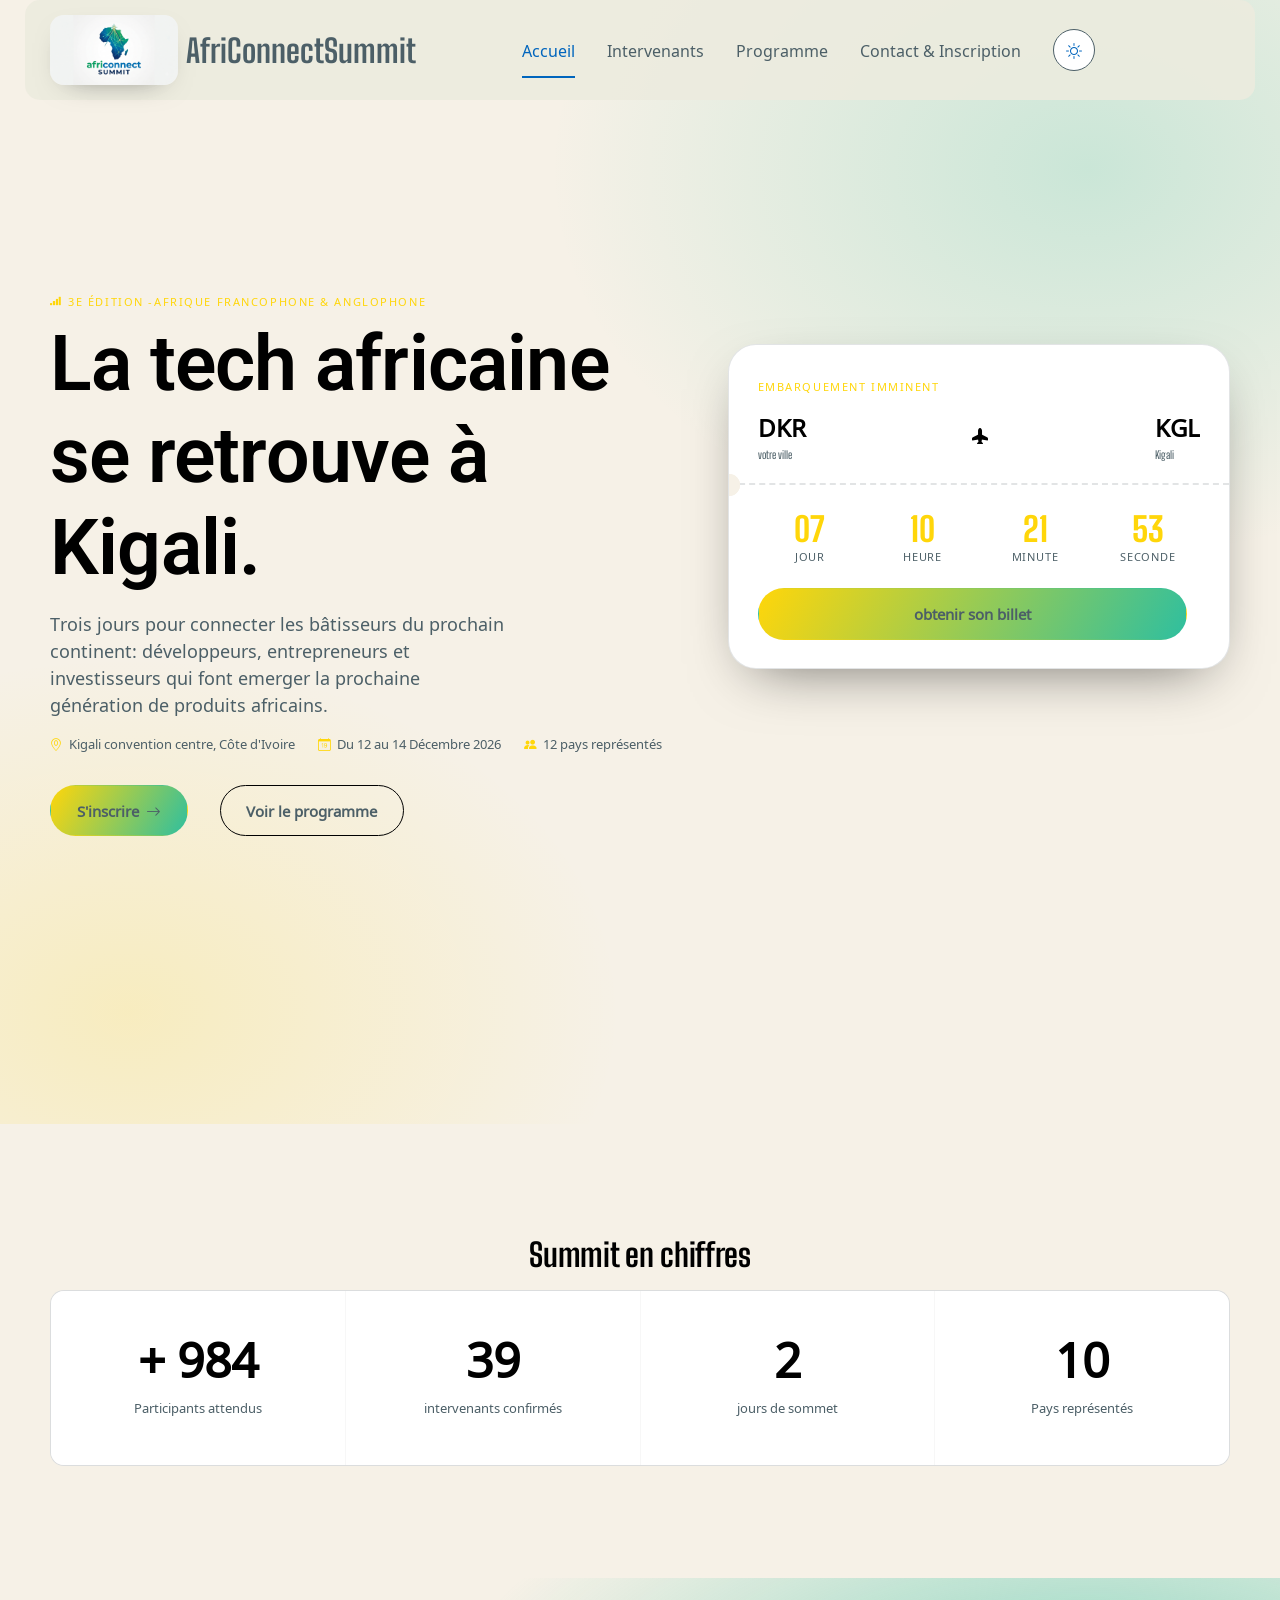
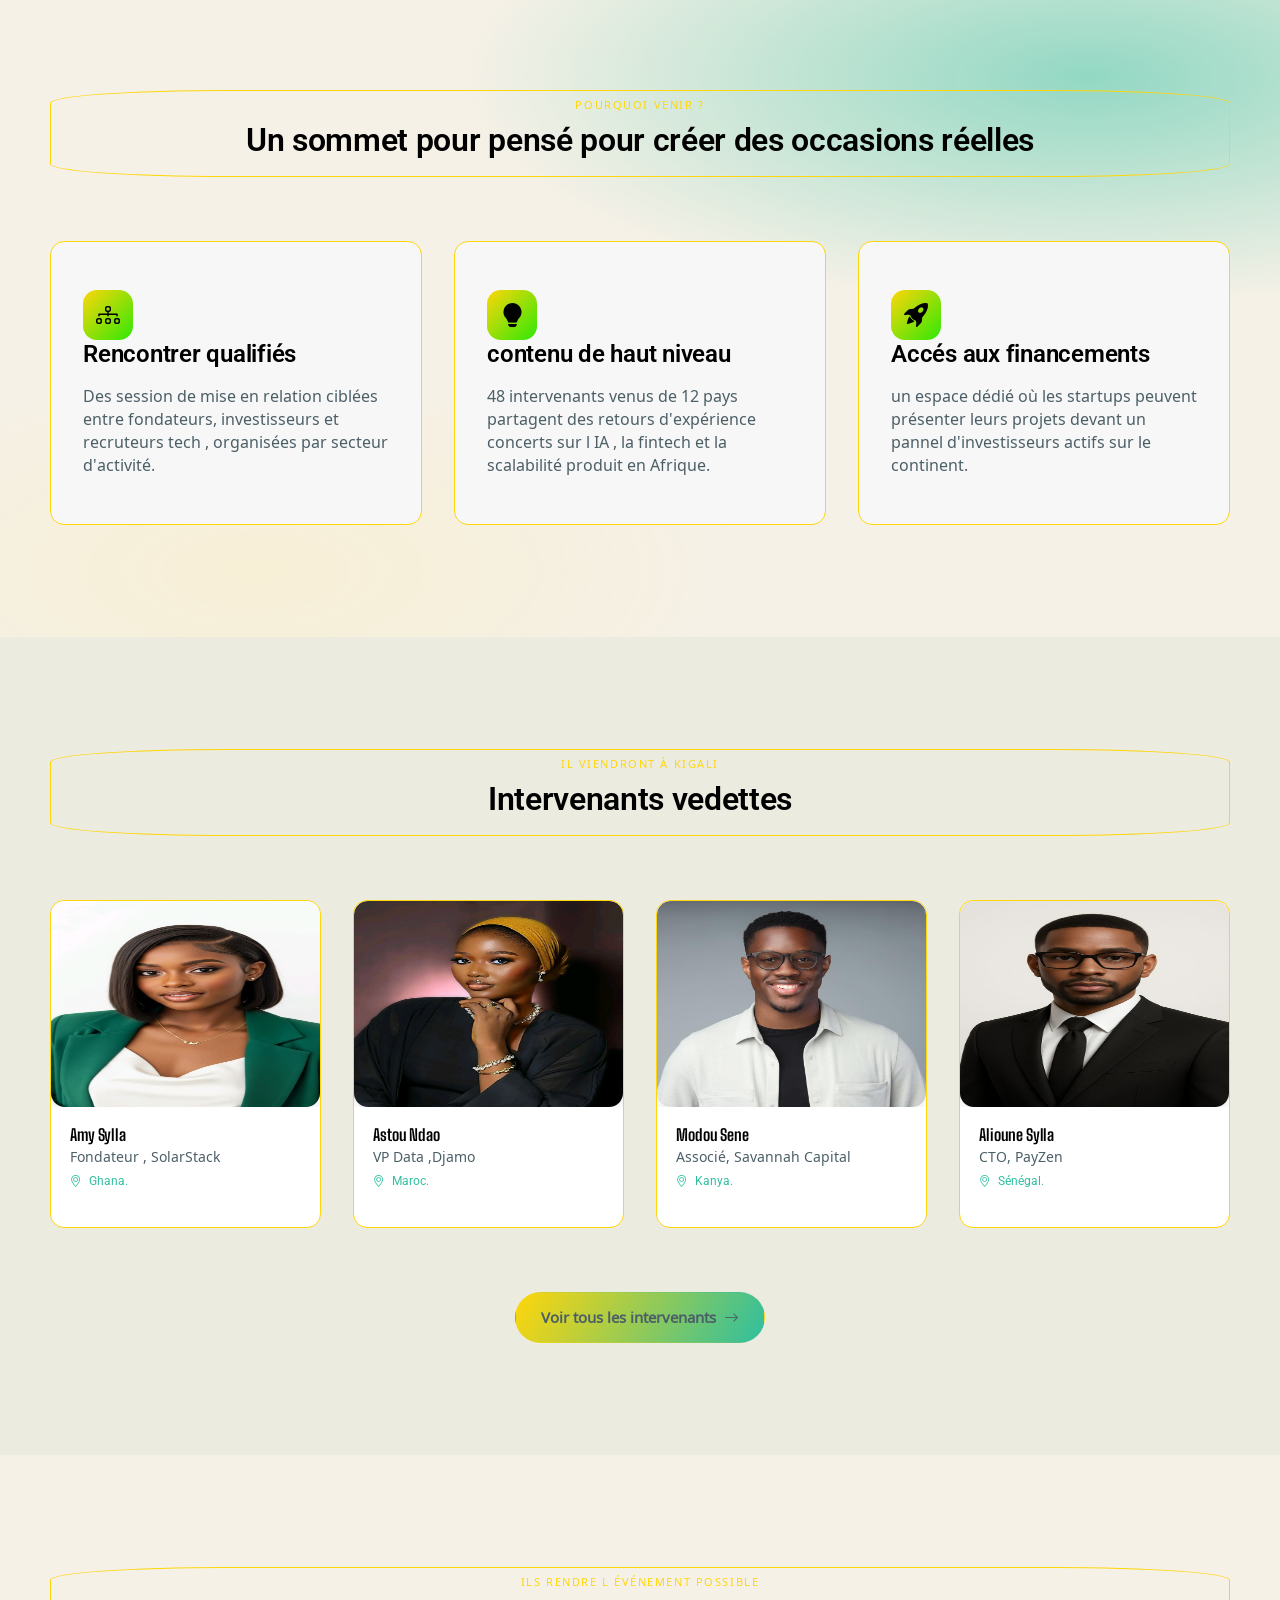
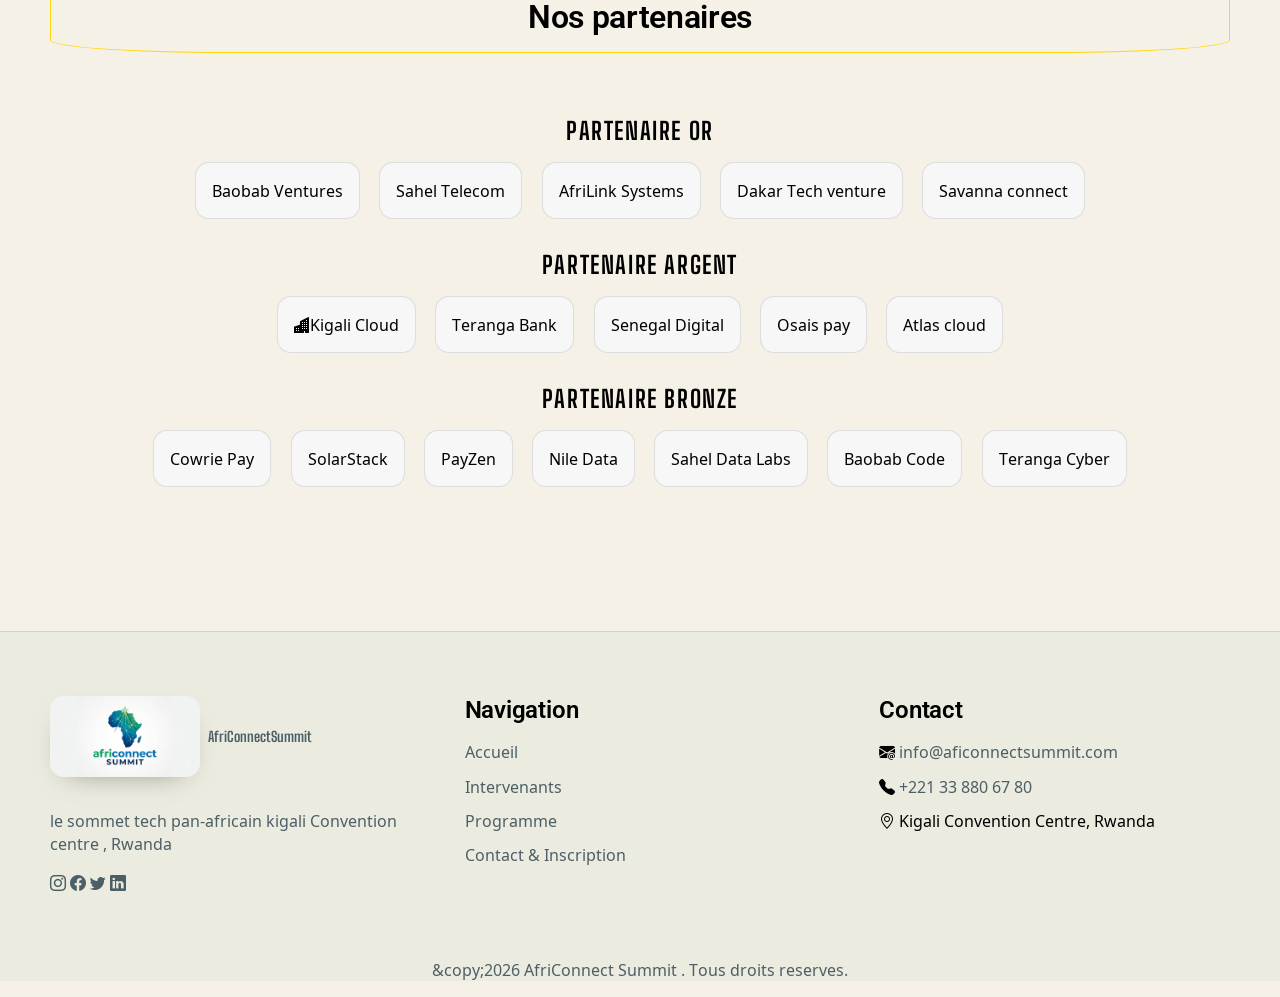
<file: index.html>
<!DOCTYPE html>
<html lang="fr">

<head>
    <meta charset="UTF-8">
    <meta name="viewport" content="width=device-width, initial-scale=1.0">
    <title>Accueil_AfriConnectSummit</title>
    <link rel="stylesheet" href="css/style.css">
</head>

<body>
    <!-- navbar -->
    <header>
        <nav class="navbar">
            <div class="container">
                <a href="#" class="logo"><img src="images/logo.png" alt="">AfriConnectSummit</a>
                <div class="nav-right">
                    <ul class="nav-link">
                        <li><a href="index.html" class="active">Accueil</a></li>
                        <li><a href="intervenants.html">Intervenants</a></li>
                        <li><a href="programme.html">Programme</a></li>
                        <li><a href="contact.html">Contact & Inscription</a></li>
                    </ul>
                    <!-- bouton mark mode  -->
                    <div class="nav-tools">
                        <button class="theme-toggle"  aria-label="Basculer entre mode sombre et mode clair">
                            <i class="bi bi-sun"></i>
                            <i class="bi bi-moon"></i>
                        </button>
                        <button class="navbar-toggoler"> <span></span><span></span><span></span></button>
                    </div>
                </div>
            </div>
        </nav>
    </header>
    <!-- hero -->
    <section class="hero">
        <div class="container">
            <div class="hero-text">
                <p class="eyebrow"><i class="bi bi-reception-4"></i>
                    3e édition -Afrique francophone & anglophone</p>
                <h1>La tech africaine se retrouve à Kigali.</h1>
                <p class="para ">Trois jours pour connecter les bâtisseurs du prochain continent: développeurs,
                    entrepreneurs et
                    investisseurs qui font emerger la prochaine génération de produits africains.</p>

                <div class="hero-meta">
                    <span><i class="bi bi-geo-alt"></i>Kigali convention centre, Côte d'Ivoire</span>
                    <span><i class="bi bi-calendar-date"></i>
                        Du 12 au 14 Décembre 2026</span>
                    <span><i class="bi bi-people-fill"></i>12 pays représentés</span>
                </div>
                <div class="hero-cta">
                    <a href="contact.html" class="btn btn-primary">S'inscrire <i class="bi bi-arrow-right"></i></a>
                    <a href="programme.html" class="btn btn-ghost">Voir le programme</a>
                </div>
            </div>
            <!-- ticket -->
            <div class="ticket" data-count>
                <div class="ticket-top">
                    <p class="eyebrow">Embarquement imminent </p>
                    <div class="ticket-route">
                        <div class="city">
                            DKR <small> votre ville </small>
                        </div>
                        <i class="bi bi-airplane-fill"></i>
                        <div class="city">KGL <small> Kigali </small></div>
                    </div>
                </div>
                <div class="ticket-perf" aria-hidden="true"></div>
                <div class="ticket-count">
                    <div class="cd-block">
                        <div class="cd-num" data-cd="days">00</div>
                        <div class="cd-label">Jour</div>
                    </div>
                    <div class="cd-block">
                        <div class="cd-num" data-cd="hours">00</div>
                        <div class="cd-label">Heure</div>
                    </div>
                    <div class="cd-block">
                        <div class="cd-num" data-cd="minutes">00</div>
                        <div class="cd-label">Minute</div>
                    </div>
                    <div class="cd-block">
                        <div class="cd-num" data-cd="seconds">00</div>
                        <div class="cd-label">Seconde</div>
                    </div>

                </div>
                <!-- bouton -->
                <div class="ticket-bottom">
                    <a href="contact.html" class=" btn btn-primary btn-block ">obtenir son billet</a>
                </div>
            </div>
        </div>
    </section>
<!-- chiffres cles -->
    <section class="stats">
        <div class="container">
            <h2 id="stats-title">Summit en chiffres </h2>
            <div class="stats-grid">
                <div class="stats-card">
                    <div class="stats-num">
                        <span data-prefix="+">+</span> <span data-count-to ="1200">0</span>
                    </div>
                    <p class="stats-label">Participants attendus</p>
                </div>
                <div class="stats-card">
                    <div class="stats-num">
                        <span data-count-to ="48">0</span>
                    </div>
                    <p class="stats-label">intervenants confirmés</p>
                </div>
                <div class="stats-card">
                    <div class="stats-num">
                        <span data-count-to ="3">0</span>
                    </div>
                    <p class="stats-label">jours de sommet</p>
                </div>
                <div class="stats-card">
                    <div class="stats-num">
                        <span data-count-to ="12">0</span>
                    </div>
                    <p class="stats-label">Pays représentés</p>
                </div>
            </div>
        </div>
    </section>
<!-- pourquoi participer -->
    <section id="pourquoi">
        <div class="container">
            <div class="section-head reveal reveal-up">
                <p class="eyebrow">Pourquoi venir ? </p>
                <h2 class="pourquoi1-title">Un sommet pour pensé pour créer des occasions réelles</h2>
            </div>
            <div  class="pourquoi1">
                <!-- premier argument -->
                
                    <div class="pourquoi1-card  reveal">
                        <div class="pourquoi1-icon">
                            <i class="bi bi-diagram-3"></i>
                        </div>
                    

                    <h3>Rencontrer qualifiés</h3>
                    <p>Des session de mise en relation ciblées entre fondateurs, investisseurs et recruteurs tech ,
                        organisées par secteur d'activité.</p>
                </div>
                <!-- deuxième argument -->
                <div class="pourquoi1-card  reveal">
                    <div class="pourquoi1-icon">
                        <i class="bi bi-lightbulb-fill"></i>
                    </div>

                    <h3>contenu de haut niveau</h3>
                    <p>48 intervenants venus de 12 pays partagent des retours d'expérience concerts sur l IA , la
                        fintech et la scalabilité produit en Afrique.</p>
                </div>
                <!-- troisième argument -->
                <div class="pourquoi1-card  reveal">
                    <div class="pourquoi1-icon">
                        <i class="bi bi-rocket-takeoff-fill"></i>
                    </div>

                    <h3>Accés aux financements</h3>
                    <p>un espace dédié où les startups peuvent présenter leurs projets devant un pannel d'investisseurs
                        actifs sur le continent.</p>
                </div>
            </div>
        </div>
    </section>
    <!-- INTERVENANTS VEDETTES -->
    <section id="inter">
        <div class="container">
            <div class="section-head  reveal">
                <p class="eyebrow">Il viendront à Kigali </p>
                <h2>Intervenants vedettes</h2>
            </div>
            <div class="inter-grid">
                <!-- premier intervenant -->
                <div class="inter-card  reveal">
                    <div class="inter-photo ">
                        <img src="images/amy.jpg" alt="Amy Sylla"  class="I">
                    </div>
                    <div class="inter-body">
                        <h3>Amy Sylla</h3>
                        <p class="inter-role">Fondateur , SolarStack</p>
                        <p class="inter-country"><i class="bi bi-geo-alt"></i> Ghana.</p>
                    </div>
                </div>
               
                <!-- deuxième intervenant -->
                <div class="inter-card  reveal">
                    <div class="inter-photo ">
                        <img src="images/astou.jpg" alt="Astou Ndao"  class="I">
                    </div>
                    <div class="inter-body">
                        <h3>Astou Ndao</h3>
                        <p class="inter-role">VP Data ,Djamo</p>
                        <p class="inter-country"><i class="bi bi-geo-alt"></i> Maroc.</p>
                    </div>
                </div>
                <!-- troisième intervenant -->
                <div class="inter-card  reveal">
                    <div class="inter-photo">
                        <img src="images/modou.jpg" alt="" class="I">
                    </div>
                    <div class="inter-body">
                        <h3>Modou Sene</h3>
                        <p class="inter-role">Associé, Savannah Capital</p>
                        <p class="inter-country"><i class="bi bi-geo-alt"></i> Kanya.</p>
                    </div>
                </div>
                <!-- quatrième intervenant -->
                <div class="inter-card  reveal">
                    <div class="inter-photo ">
                        <img src="images/alioune.jpg" alt="" class="I">
                    </div>
                    <div class="inter-body">
                        <h3>Alioune Sylla </h3>
                        <p class="inter-role">CTO, PayZen</p>
                        <p class="inter-country"><i class="bi bi-geo-alt"></i> Sénégal.</p>
                    </div>
                </div>
            </div>
            <div class="inter-cta">
                <a href="intervenants.html" class="btn btn-primary">Voir tous les intervenants <i class="bi bi-arrow-right"></i></a>
            </div>
        </div>
    </section>

    <!-- SPONSORS -->
    <section id="sponsors">
        <div class="container">
            <div class="section-head reveal">
                <p class="eyebrow">Ils rendre l événement possible </p>
                <h2>Nos partenaires</h2>
            </div>
            <!-- premier partenaire -->
            <div class="sponsors-tier ">
                <h3>Partenaire Or</h3>
                <div class="sponsors-row">
                    <span class="sponsors-chip  reveal">Baobab Ventures </span>
                    <span class="sponsors-chip  reveal">Sahel Telecom</span>
                    <span class="sponsors-chip  reveal">AfriLink Systems</span>
                    <span class="sponsors-chip  reveal">Dakar Tech venture</span>
                    <span class="sponsors-chip  reveal">Savanna connect</span>
                </div>
            </div>
            <!-- deuxième partenaire -->
            <div class="sponsors-tier tier-argent">
                <h3>Partenaire Argent</h3>
                <div class="sponsors-row">
                    <span class="sponsors-chip  reveal"><i class="bi bi-buildings-fill"></i>Kigali Cloud </span>
                    <span class="sponsors-chip  reveal">Teranga Bank</span>
                    <span class="sponsors-chip  reveal">Senegal Digital</span>
                    <span class="sponsors-chip  reveal">Osais pay</span>
                    <span class="sponsors-chip  reveal">Atlas cloud</span>
                </div>
            </div>
            <!-- troisième partenaire -->
            <div class="sponsors-tier tier-bronze">
                <h3>Partenaire Bronze</h3>
                <div class="sponsors-row">
                    <span class="sponsors-chip  reveal">Cowrie Pay </span>
                    <span class="sponsors-chip  reveal">SolarStack</span>
                    <span class="sponsors-chip  reveal">PayZen</span>
                    <span class="sponsors-chip  reveal">Nile Data </span>
                    <span class="sponsors-chip  reveal">Sahel Data Labs</span>
                    <span class="sponsors-chip  reveal">Baobab Code</span>
                    <span class="sponsors-chip  reveal">Teranga Cyber</span>
                </div>
            </div>

        </div>
    </section>
<!-- footer -->
    <footer class="site-footer">
        <div class="container">
            <div class="footer-cols">
                <div class="footer-col">
                    <a href="#" class="logo"><img src="images/logo.png" alt="">AfriConnectSummit</a>
                    <p class="footer-tagline">le sommet tech pan-africain kigali Convention centre , Rwanda</p>
                    <!-- icon -->
                    <div class="footer-social">
                        <a href="#"><i class="bi bi-instagram"></i></a>
                        <a href="#"><i class="bi bi-facebook"></i></a>
                        <a href="#"><i class="bi bi-twitter"></i></a>
                        <a href="#"><i class="bi bi-linkedin"></i></a>
                    </div>
                </div>
                <!-- navigation -->
                <div class="footer-col">
                    <h3>Navigation</h3>
                    <ul>
                        <li><a href="index.html">Accueil</a></li>
                        <li><a href="intervenants.html">Intervenants</a></li>
                        <li><a href="programme.html">Programme</a></li>
                        <li><a href="contact.html">Contact & Inscription</a></li>
                    </ul>
                </div>
                <div class="footer-col">
                    <!-- contact -->
                    <h3>Contact</h3>
                    <ul>
                        <li> <i class="bi bi-envelope-at-fill"></i> <a
                                href="mailto:info@aficonnectsummit.com">info@aficonnectsummit.com</a></li>
                        <li> <i class="bi bi-telephone-fill"></i> <a href="">+221 33 880 67 80</a>
                        </li>
                        <li> <i class="bi bi-geo-alt"></i> Kigali Convention Centre, Rwanda</li>
                    </ul>
                </div>
            </div>
            <div class="copyright">
            <p id="copyright"> </p>
            </div>
        </div>
       
    </footer>

    <button class="back-to-top" id="backtotop"><i class="bi bi-arrow-up"></i>
    </button>

    <script src="js/main.js"></script>
</body>

</html>
</file>
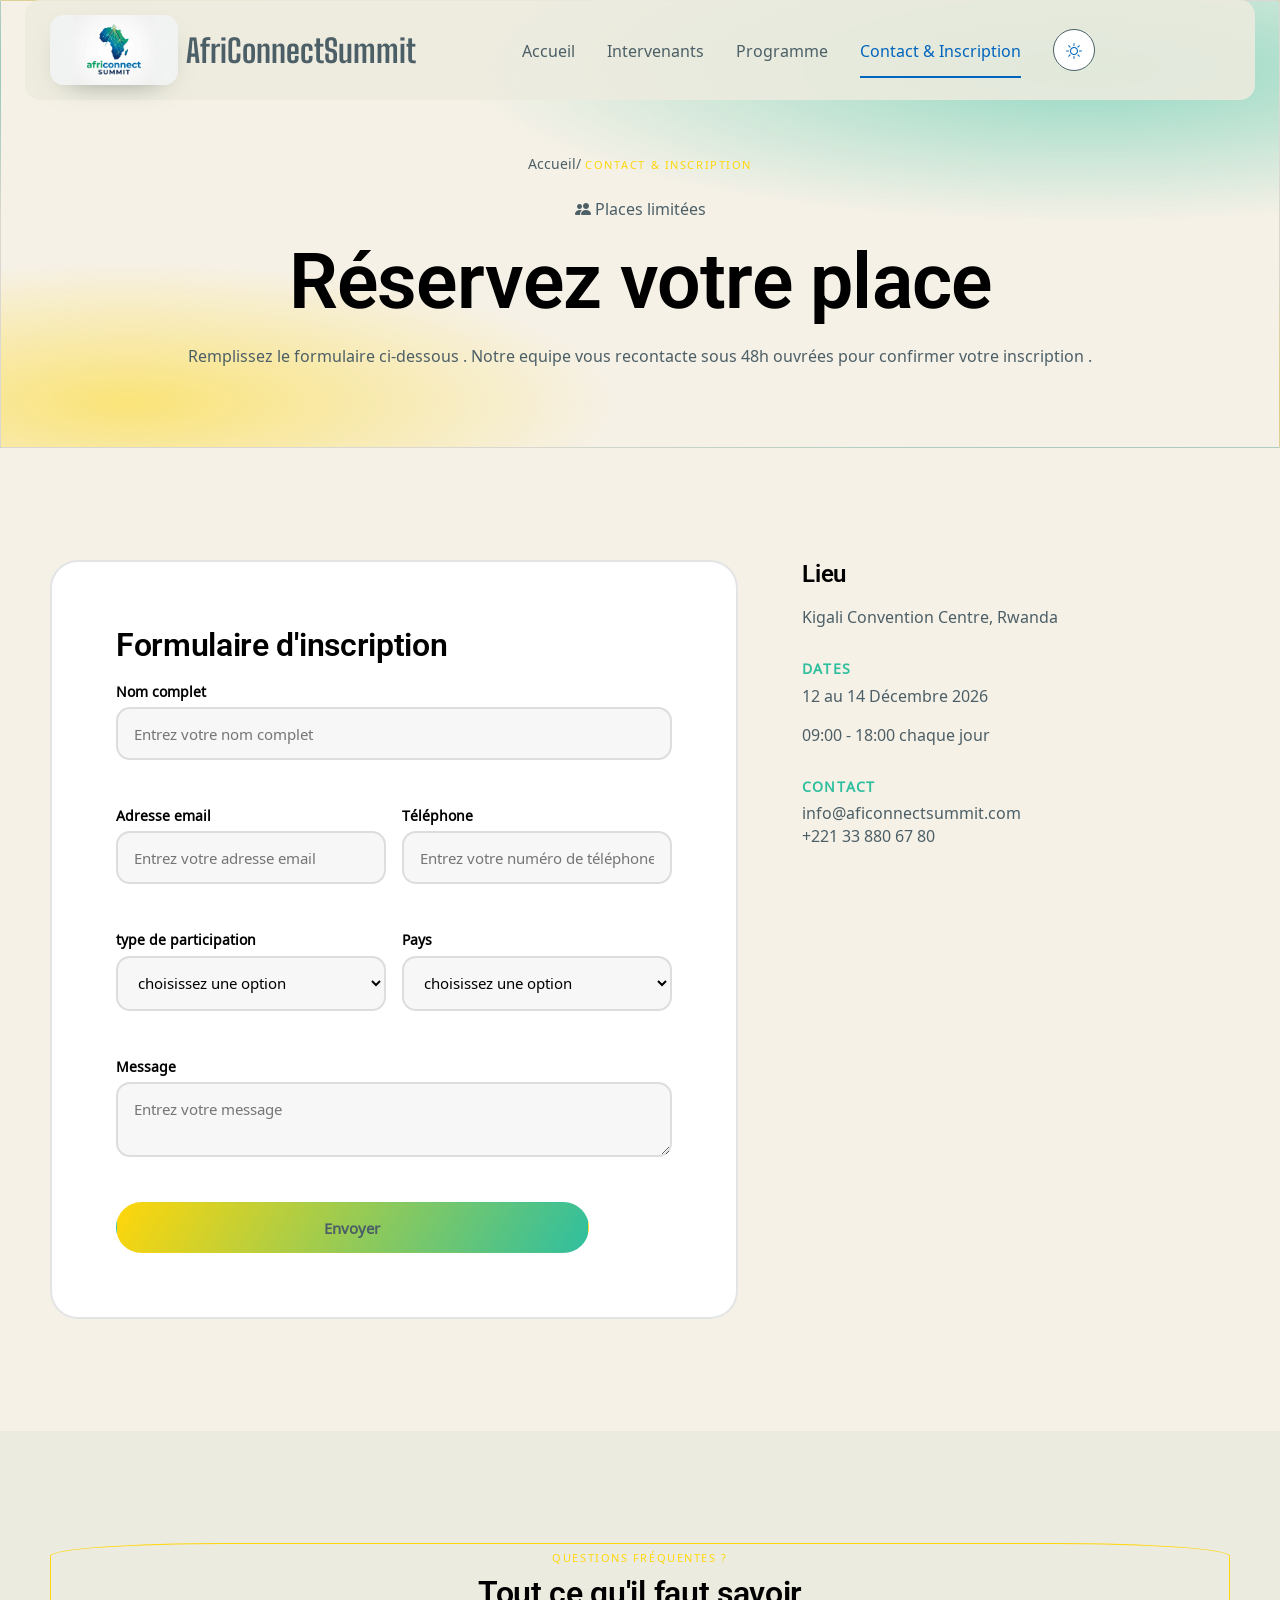
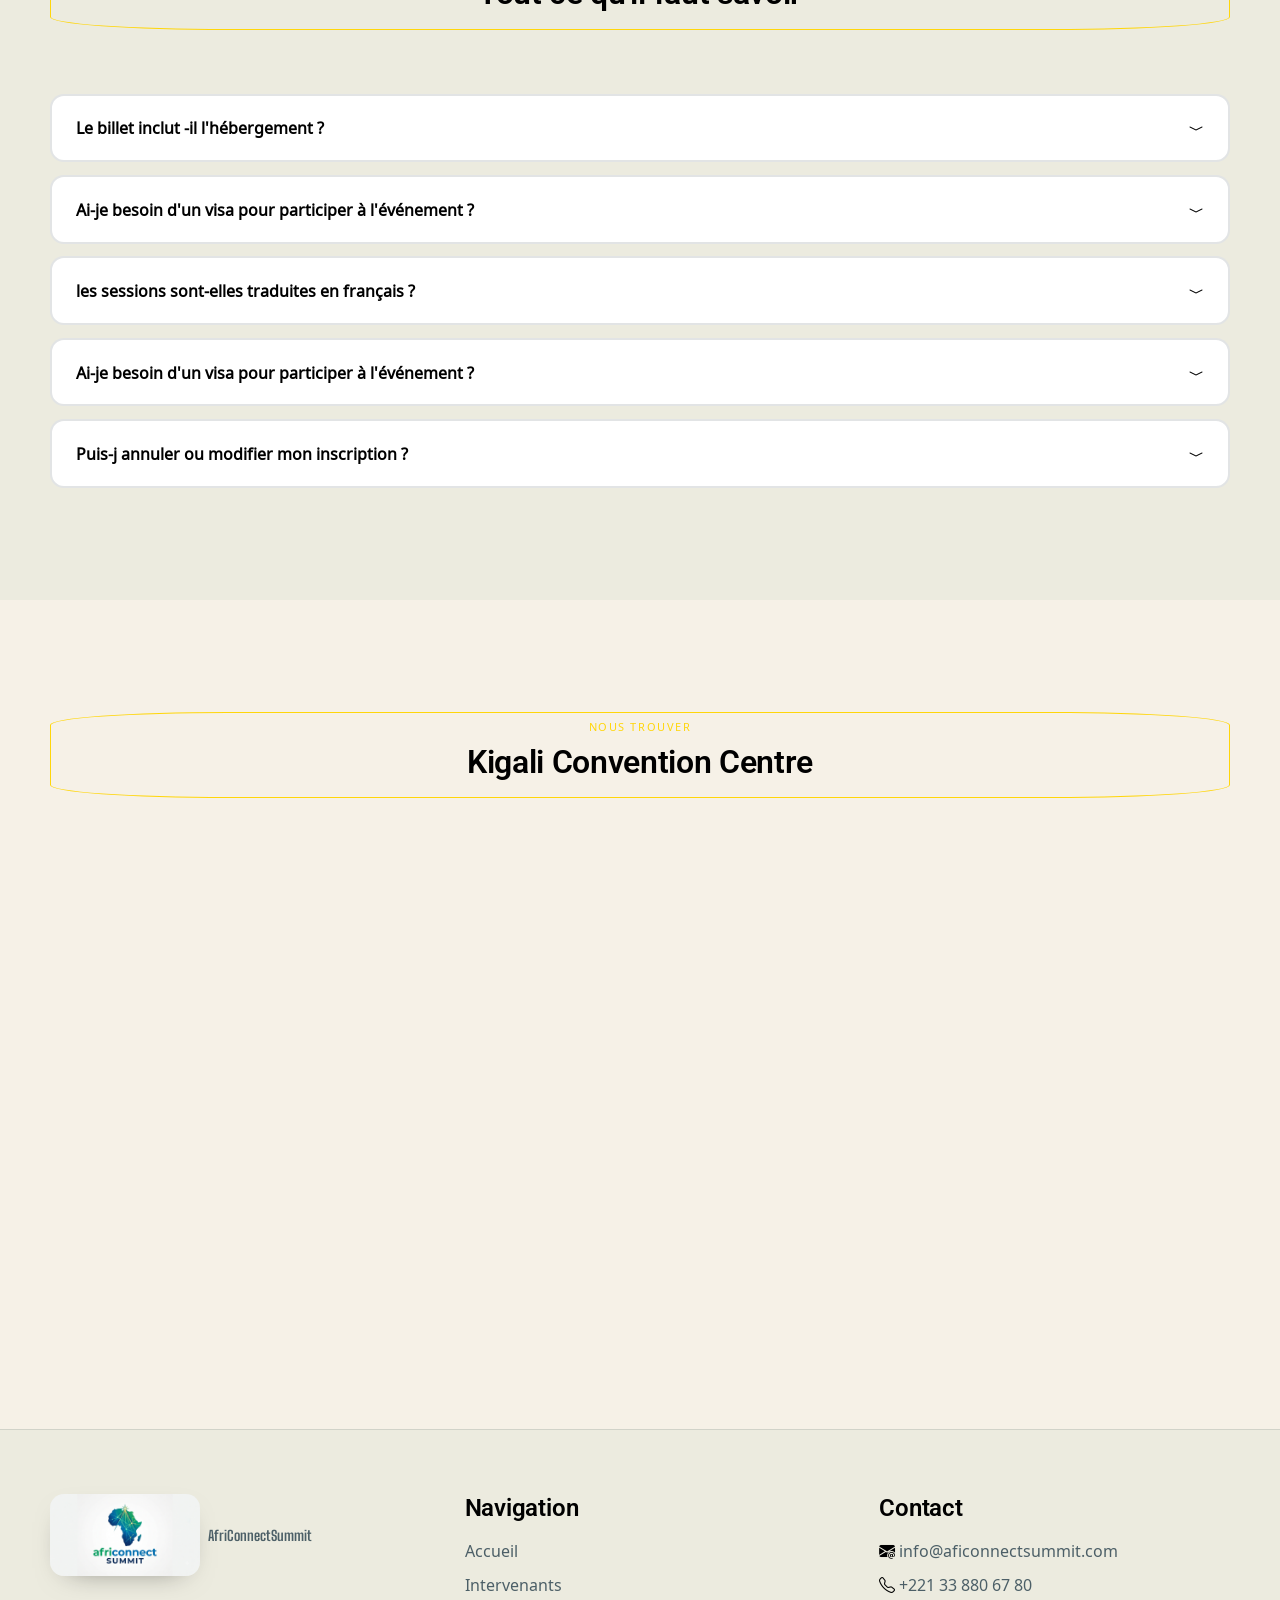
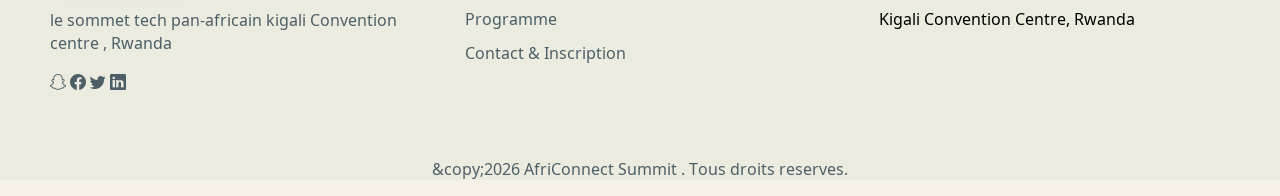
<file: contact.html>
<!DOCTYPE html>
<html lang="fr">

<head>
    <meta charset="UTF-8">
    <meta name="viewport" content="width=device-width, initial-scale=1.0">
    <title>Contact&Inscription_AfriConnectSummit</title>
    <link rel="stylesheet" href="css/style.css">
</head>

<body>
    <!-- navbars -->
    <header class="">
        <nav class="navbar">
            <div class="container">
                <a href="#" class="logo"><img src="images/logo.png" alt="">AfriConnectSummit</a>
                <!-- lien -->
                <div>
                    <ul class="nav-link" >
                        <li><a href="index.html">Accueil</a></li>
                        <li><a href="intervenants.html">Intervenants</a></li>
                        <li><a href="programme.html">Programme</a></li>
                        <li><a href="contact.html" class="active">Contact & Inscription</a></li>
                    </ul >
                    <!-- bouton -->
                    <div class="nav-tools">
                        <button class="theme-toggle">
                            <i class="bi bi-sun"></i>
                            <i class="bi bi-moon"></i>
                        </button>
                        <button class="navbar-toggoler"> <span></span><span></span><span></span></button>
                    </div>
                </div>
            </div>
        </nav>
    </header>
    <!-- HERO INTERNE  -->
    <section class="page-hero">
        <div class="container">
            <p class="ban"> <a href="index.html">Accueil</a><span class="sep">/</span> <span class="eyebrow">Contact &
                    Inscription</span></p>
            <p> <i class="bi bi-people-fill"></i> Places limitées</p>
            <h1>Réservez votre place</h1>
            <p class="DI">Remplissez le formulaire ci-dessous . Notre equipe vous recontacte sous 48h ouvrées pour
                confirmer votre
                inscription .</p>
        </div>
    </section>
    <!-- FORMULAIRE D'INSCRIPTION -->
    <section>
        <div class="container contact-layout">
            <div class="contact-form">
                <h2>Formulaire d'inscription</h2>
                <div class="form-success">
                    <i class="bi bi-check-circle-fill"></i>
                    <span>Merci ! Votre inscription a bien été envoyée. Un e-mail de confirmation va suivre.</span>
                </div>
                <form  id="registration-form">
                    <!-- champ de nom -->
                    <div class="form-row">
                        <div class="form-group full">
                            <label for="nom">Nom complet</label>
                            <input type="text" name="nom" id="nom" placeholder="Entrez votre nom complet">
                            <span class="field-error"></span>
                        </div>
                    </div>
                    <!-- champ d email -->
                    <div class="form-row">
                        <div class="form-group">
                            <label for="email">Adresse email</label>
                            <input type="email" name="email" id="email" placeholder="Entrez votre adresse email">
                            <span class="field-error"></span>
                        </div>
                     <!-- telephone -->
                        <div class="form-group">
                            <label for="telephone">Téléphone</label>
                            <input type="tel" name="phone" id="telephone"
                                placeholder="Entrez votre numéro de téléphone">
                            <span class="field-error"></span>
                        </div>
                    </div>
                    <!-- participation -->
                    <div class="form-row">
                        <div class="form-group">
                            <label for="pays">type de participation </label>
                            <select name="participation" >
                                <option value="">choisissez une option</option>
                                <option value="visiteur">visiteur</option>
                                <option value="exposant">exposant</option>
                                <option value="intervenant">Intervenant</option>
                                <option value="presse">Presse</option>
                                <option value="partenaire">Partenaire</option>
                            </select>
                            <span class="field-error"></span>
                        </div>
                        <!-- pays -->
                        <div class="form-group">
                            <label for="pays">Pays</label>
                            <select name="pays" id="pays">
                                <option value="">choisissez une option</option>
                                <option value="sénégal">Sénégal</option>
                                <option value="cameroun">Cameroun</option>
                                <option value="rwanda">Rwanda</option>
                                <option value="kenya">Kenya</option>
                                <option value="ghana">Ghana</option>
                                <option value="nigeria">Nigeria</option>
                                <option value="togo">Togo</option>
                                <option value="côte d'ivoire">Côte d'ivoire</option>
                                <option value="maroc">Maroc</option>
                                <option value="tunisie">Tunisie</option>
                                <option value="benin">Benin</option>
                            </select>
                            <span class="field-error"></span>
                        </div>
                    </div>
                    <!-- massaga -->
                    <div class="form-row">
                        <div class="form-group">
                            <label for="message">Message</label>
                            <textarea name="message" id="message" placeholder="Entrez votre message"></textarea>
                            <span class="field-error"></span>
                        </div>
                    </div>
                    <button type="submit" class="btn btn-primary btn-block">Envoyer</button>

                </form>
            </div>
            <!-- NOS CONTACTS -->
            <div class="contact-info">
                <div class="info-block">
                    <h3>Lieu</h3>
                    <p>Kigali Convention Centre, Rwanda</p>
                </div>
                <div class="info-block">
                    <h4>Dates</h4>
                    <p>12 au 14 Décembre 2026</p>
                    <P>09:00 - 18:00 chaque jour</P>
                </div>
                <div class="info-block">
                    <h4>Contact</h4>
                    <p><a href="">info@aficonnectsummit.com</a> <br> <a
                            href="">+221 33 880 67 80</a></p>
                </div>
            </div>
        </div>
    </section>
    <!-- FAQ EN ACCORDÉON CSS PUR -->
    <section class="faq">
        <div class="container">
            <div class="section-head reveal reveal-up">
                <p class="eyebrow">Questions fréquentes ?</p>
                <h2>Tout ce qu'il faut savoir</h2>
            </div>
            <!-- question 1 -->
            <div class="faq-list">
                <div class="faq-item">
                    <input type="checkbox" class="faq-check" id="feq1">
                    <label for="feq1" class="faq-trigger"> <span> Le billet inclut -il l'hébergement ?</span> <i
                            class="bi bi-chevron-compact-down chev"></i></label>
                    <div class="faq-body-wrap">
                        <div class="faq-body">
                            <p>Non, le billet n'inclut pas l'hébergement. Les participants sont responsables de leur
                                propre hébergement et doivent faire leurs propres arrangements pour le logement pendant
                                l'événement.</p>
                        </div>
                    </div>
                </div>
                <!-- question 2 -->
                <div class="faq-item">
                    <input type="checkbox" class="faq-check" id="feq2">
                    <label for="feq2" class="faq-trigger"> <span> Ai-je besoin d'un visa pour participer à l'événement ?</span> <i
                            class="bi bi-chevron-compact-down chev"></i></label>
                    <div class="faq-body-wrap">
                        <div class="faq-body">
                            <p>Oui, les participants nécessitent un visa pour entrer au Rwanda. Veuillez vérifier les
                                exigences de visa avec les autorités locales.</p>
                        </div>
                    </div>
                </div>
                <!-- question 3 -->
                <div class="faq-item">
                    <input type="checkbox" class="faq-check" id="feq3">
                    <label for="feq3" class="faq-trigger">les sessions sont-elles traduites en français ? <i
                            class="bi bi-chevron-compact-down chev"></i></label>
                    <div class="faq-body-wrap">
                        <div class="faq-body">
                            <p>les sessions plénières bénéficient de traduction simultanée française/anglais. Les
                                ateliers en petit groupe se tiennent dans la langue de l'intervenant.</p>
                        </div>
                    </div>
                </div>
                <!-- question 4 -->
                <div class="faq-item">
                    <input type="checkbox" class="faq-check" id="feq4">
                    <label for="feq4" class="faq-trigger"> <span> Ai-je besoin d'un visa pour participer à l'événement ?</span> <i
                            class="bi bi-chevron-compact-down chev"></i></label>
                    <div class="faq-body-wrap">
                        <div class="faq-body">
                            <p>Oui, les participants nécessitent un visa pour entrer au Rwanda. Veuillez vérifier les
                                exigences de visa avec les autorités locales.</p>
                        </div>
                    </div>
                </div>
                <!-- question 5 -->
                <div class="faq-item">
                    <input type="checkbox" class="faq-check" id="feq5">
                    <label for="feq5" class="faq-trigger"> <span> Puis-j annuler ou modifier mon inscription ?</span> <i
                            class="bi bi-chevron-compact-down chev"></i></label>
                    <div class="faq-body-wrap">
                        <div class="faq-body">
                            <p>oui, toute demande de modification ou d'annulation peut etre envoyée à notre équipe par
                                email jusqu'a 15 jours avant l'événement.</p>
                        </div>
                    </div>

                </div>
            </div>
        </div>

    </section>
    <!-- CARTE GOOGLE MAP -->
    <section>
        <div class="container">
            <div class="section-head reveal reveal">
                <p class="eyebrow">Nous trouver</p>
                <h2>Kigali Convention Centre</h2>
            </div>
            <div class="reveal reveal-up" >

                <iframe
                    src="https://www.google.com/maps/embed?pb=!1m18!1m12!1m3!1d255201.3982834241!2d30.061885078741508!3d-1.944072675905983!2m3!1f0!2f0!3f0!3m2!1i1024!2i768!4f13.1!3m3!1m2!1s0x19dca4258ed8e797%3A0xf32b36a5411d0bc8!2sKigali%2C%20Rwanda!5e0!3m2!1sfr!2ssn!4v1783985681547!5m2!1sfr!2ssn"
                    width="600" height="450" style="border:0;" allowfullscreen="" loading="lazy"
                    referrerpolicy="strict-origin-when-cross-origin"></iframe>
            </div>
        </div>
    </section>
    <!-- FOOTER -->
    <footer class="site-footer">
        <div class="container">
            <div class="footer-cols">
                <div class="footer-col">
                    <a href="#" class="logo"><img src="images/logo.png" alt="">AfriConnectSummit</a>
                    <p class="footer-tagline">le sommet tech pan-africain kigali Convention centre , Rwanda</p>
                    <!-- ICON -->
                    <div class="footer-social">
                        <a href="#"><i class="bi bi-snapchat"></i></a>
                        <a href="#"><i class="bi bi-facebook"></i></a>
                        <a href="#"><i class="bi bi-twitter"></i></a>
                        <a href="#"><i class="bi bi-linkedin"></i></a>
                    </div>
                </div>
                <!-- NAVIGATION -->
                <div class="footer-col">
                    <h3>Navigation</h3>
                    <ul>
                        <li><a href="index.html">Accueil</a></li>
                        <li><a href="intervenants.html">Intervenants</a></li>
                        <li><a href="programme.html">Programme</a></li>
                        <li><a href="contact.html">Contact & Inscription</a></li>
                    </ul>
                </div>
                <div class="footer-col">
                    <h3>Contact</h3>
                    <ul>
                        <li><i class="bi bi-envelope-at-fill"></i> <a
                                href="mailto:info@aficonnectsummit.com">info@aficonnectsummit.com</a></li>
                        <li><i class="bi bi-telephone"></i>
                            <a href="">+221 33 880 67 80</a>
                        </li>
                        <li>Kigali Convention Centre, Rwanda</li>
                    </ul>
                </div>
            </div>
            <div class="copyright">
                <p id="copyright"> </p>
            </div>
        </div>
    </footer>

    <button class="back-to-top" id="backtotop"><i class="bi bi-arrow-up"></i></button>
    <script src="js/main.js"></script>
</body>

</html>
</file>
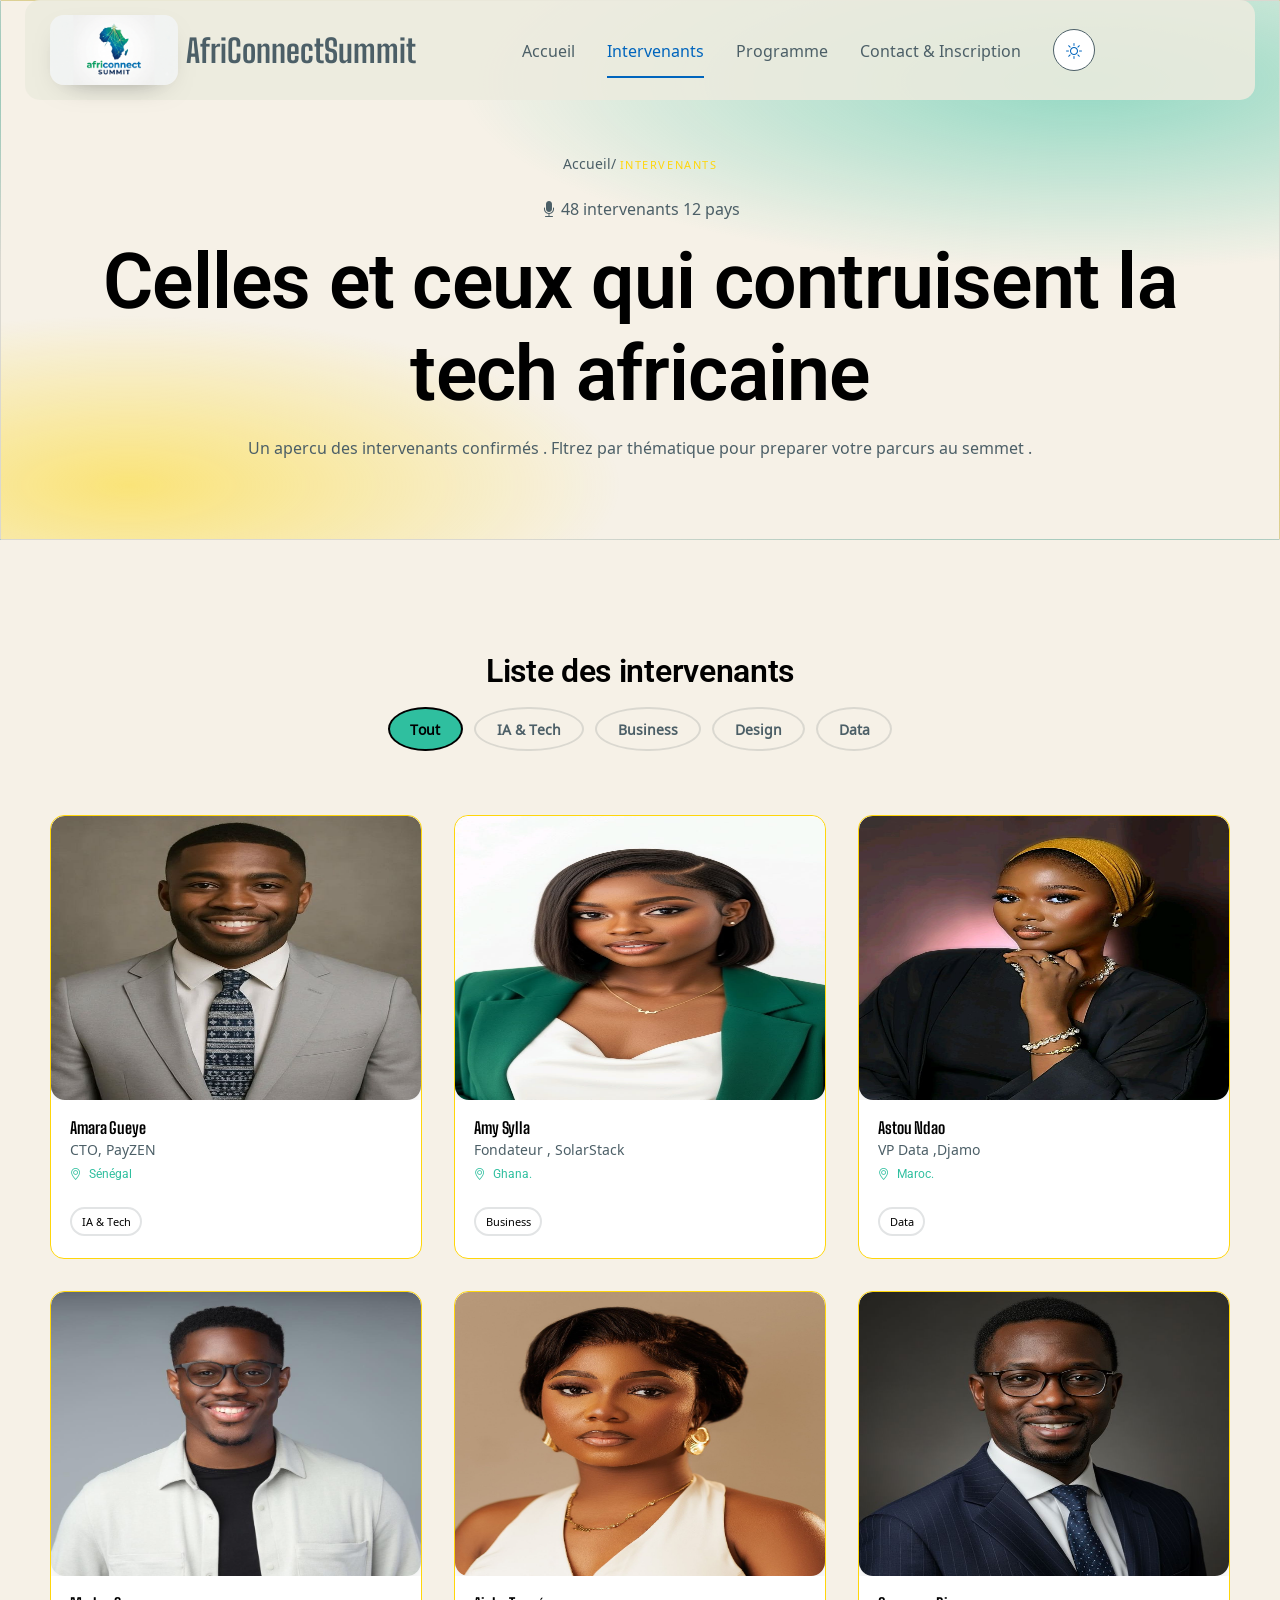
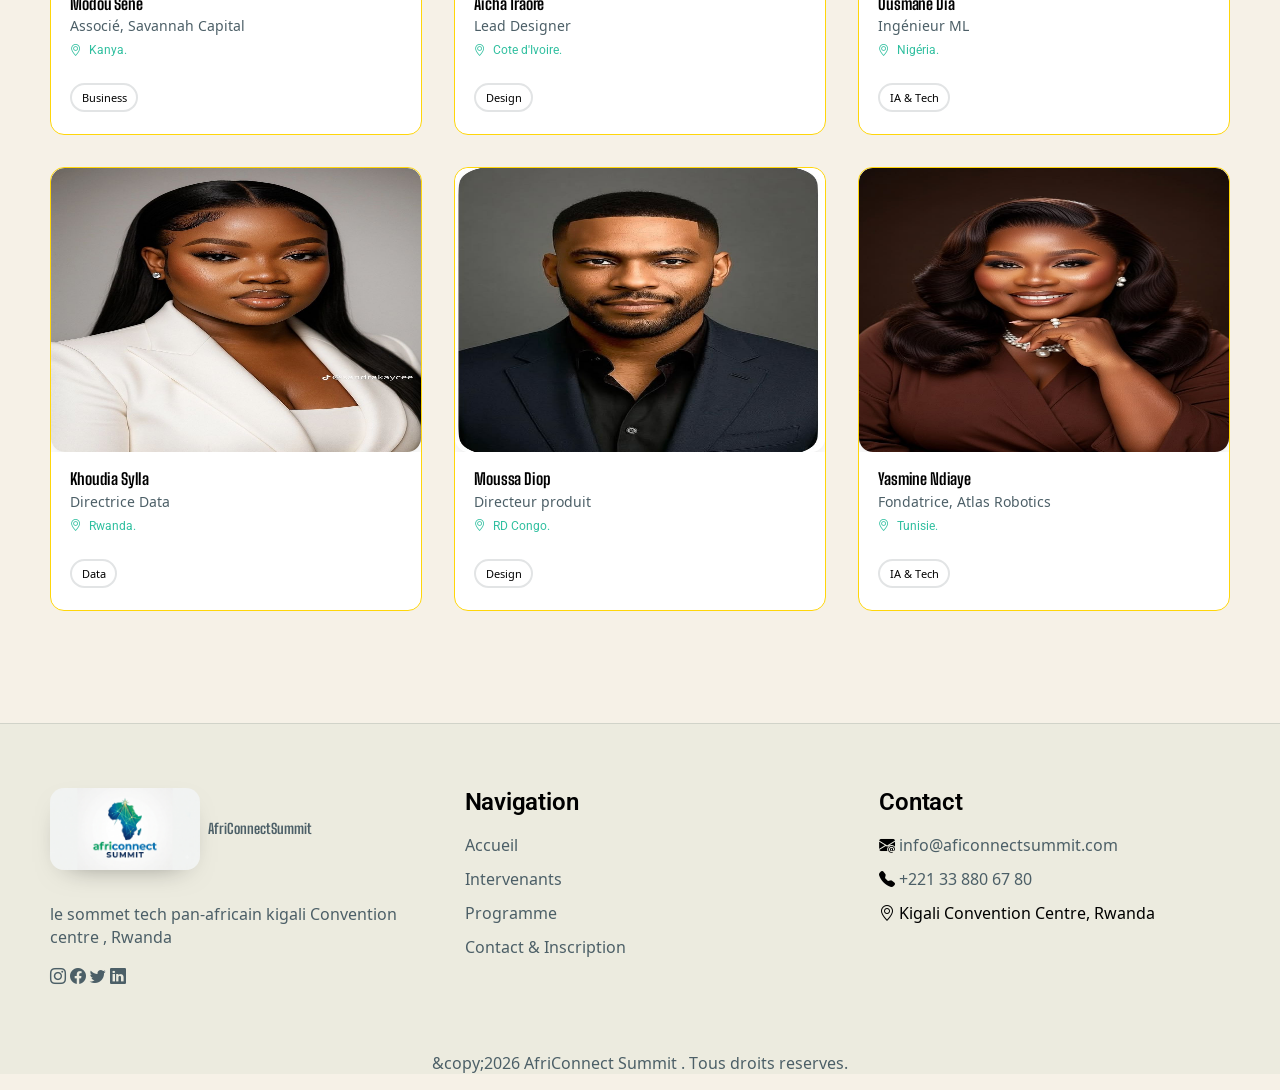
<file: intervenants.html>
<!DOCTYPE html>
<html lang="fr">

<head>
    <meta charset="UTF-8">
    <meta name="viewport" content="width=device-width, initial-scale=1.0">
    <title>Intervenants_AfriConnectSummit</title>
    <link rel="stylesheet" href="css/style.css">
</head>

<body>
    <header>
        <!-- NAVBAR -->
        <nav class="navbar">
            <div class="container">
            <a href="#" class="logo"><img src="images/logo.png" alt="">AfriConnectSummit</a>
            <!-- LIEN -->
            <div>
                <ul  class="nav-link">
                    <li><a href="index.html">Accueil</a></li>
                    <li><a href="intervenants.html" class="active">Intervenants</a></li>
                    <li><a href="programme.html">Programme</a></li>
                    <li><a href="contact.html">Contact & Inscription</a></li>
                </ul>
                <!-- BOUTON -->
                <div class="nav-tools">
                    <button class="theme-toggle">
                        <i class="bi bi-sun"></i>
                        <i class="bi bi-moon"></i>
                    </button>
                    <button class="navbar-toggoler"> <span></span><span></span><span></span></button>
                </div>
            </div>
            </div>
        </nav>
    </header>
    <!-- HERO INTERNE -->
    <section class="page-hero">
        <div class="container">
            <p class="ban"> <a href="index.html">Accueil</a><span class="sep">/</span> <span class="eyebrow">Intervenants</span></p>
            <p> <i class="bi bi-mic-fill"></i>
             48 intervenants 12 pays</p>
            <h1>Celles et ceux qui contruisent la tech africaine</h1>
            <p class="DI">Un apercu des intervenants confirmés . Fltrez par thématique pour preparer votre parcurs au semmet . </p>
        </div>
    </section>
    <!-- FILTRAGE DYNAMIQUE -->
    <section class="filtre">
        <div class="container">
            <h2>Liste des intervenants</h2>
            <!-- BOUTON DE FLITER -->
            <div class="filters">
                <button class="filter-btn active"  data-filter="tous">Tout</button>
                <button class="filter-btn" data-filter="IA">IA & Tech </button>
                <button class="filter-btn" data-filter="business">Business</button>
                <button class="filter-btn" data-filter="design">Design</button>
                <button class="filter-btn" data-filter="data">Data</button>
            </div>
            <div class="inter-grid-full">
                <!-- premier intervenant -->
                <div class="inter-card" data-speaker-topic="IA">
                    <div class="inter-photo"><img src="images/amara.jpg" alt="Amara Gueye" class="I" >
                    </div>
                    <div  class="inter-body">
                         <h3>Amara Gueye </h3>
                        <p class="inter-role"> CTO, PayZEN</p>
                        <p class="inter-country"><i class="bi bi-geo-alt"></i>Sénégal</p>
                        <span class="inter-tag">IA & Tech</span>

                    </div>
                </div>
                <!--deuxieme intervenant  -->
                <div class="inter-card" data-speaker-topic="business">
                    <div class="inter-photo">
                        <img src="images/amy.jpg" alt="Amy Sylla"  class="I" >
                    </div>
                    <div  class="inter-body">
                        <h3>Amy Sylla</h3>
                        <p class="inter-role">Fondateur , SolarStack</p>
                        <p class="inter-country"><i class="bi bi-geo-alt"></i> Ghana.</p>
                        <span class="inter-tag">Business</span>
                    </div>

                </div>
                <!-- troisieme intervenants -->
                <div class="inter-card" data-speaker-topic="data">
                    <div class="inter-photo">
                        <img src="images/astou.jpg" alt="Astou Ndao"  class="I" >
                    </div>
                    <div  class="inter-body">
                        <h3>Astou Ndao</h3>
                        <p class="inter-role">VP Data ,Djamo</p>
                        <p class="inter-country"><i class="bi bi-geo-alt"></i> Maroc.</p>
                        <span class="inter-tag">Data</span>
                    </div>
                </div>
                <!-- 4 intervenants -->
                <div class="inter-card" data-speaker-topic="business">
                    <div class="inter-photo">
                        <img src="images/modou.jpg" alt="Modou Sene" class="I" >
                     </div>
                    <div  class="inter-body">
                        <h3>Modou Sene</h3>
                        <p class="inter-role">Associé, Savannah Capital</p>
                        <p class="inter-country"><i class="bi bi-geo-alt"></i> Kanya.</p>
                        <span class="inter-tag">Business</span>
                    </div>
                </div>
                <!-- 5 intervenents -->
                <div class="inter-card" data-speaker-topic="design">
                    <div class="inter-photo">
                        <img src="images/aicha.jpg" alt="Aicha Traoré"  class="I"  >
                   </div>
                    <div  class="inter-body">
                        <h3>Aicha Traoré </h3>
                        <p class="inter-role">Lead Designer </p>
                        <p class="inter-country"><i class="bi bi-geo-alt"></i> Cote d'Ivoire.</p>
                        <span class="inter-tag">Design</span>
                    </div>
                </div>
                <!-- 6 intervatenant -->
                <div class="inter-card" data-speaker-topic="IA">
                    <div class="inter-photo">
                        <img src="images/ousmane.jpg" alt="Ousmane Dia"  class="I" >
                    </div>
                    <div  class="inter-body">
                        <h3>Ousmane Dia </h3>
                        <p class="inter-role">Ingénieur ML </p>
                        <p class="inter-country"><i class="bi bi-geo-alt"></i> Nigéria.</p>
                        <span class="inter-tag">IA & Tech</span>
                    </div>
                </div>
                <!-- 7 intervenants -->
                <div class="inter-card" data-speaker-topic="data">
                    <div class="inter-photo">
                        <img src="images/khoudia.jpg" alt="Khoudia Sylla" class="I">  
                    </div>
                    <div  class="inter-body">
                        <h3>Khoudia Sylla </h3>
                        <p class="inter-role"> Directrice Data</p>
                        <p class="inter-country"><i class="bi bi-geo-alt"></i> Rwanda.</p>
                        <span class="inter-tag">Data</span>
                    </div>
                </div>
                <!-- 8 intervenants  -->
                <div class="inter-card" data-speaker-topic="design">
                    <div class="inter-photo">
                        <img src="images/moussa.jpg" alt="Moussa Diop"  class="I" >
                    </div>
                    <div  class="inter-body">
                        <h3>Moussa Diop </h3>
                        <p class="inter-role">Directeur produit </p>
                        <p class="inter-country"><i class="bi bi-geo-alt"></i> RD Congo.</p>
                        <span class="inter-tag">Design</span>
                    </div>
                </div>
                <!-- 9 intervenants -->
                <div class="inter-card" data-speaker-topic="IA">
                    <div class="inter-photo">
                        <img src="images/yasmine.jpg" alt="Yasmine Ndiaye"  class="I">
                    </div>
                    <div  class="inter-body">
                        <h3>Yasmine Ndiaye </h3>
                        <p class="inter-role">Fondatrice, Atlas Robotics </p>
                        <p class="inter-country"><i class="bi bi-geo-alt"></i> Tunisie.</p>
                        <span class="inter-tag">IA & Tech</span>
                    </div>
                </div>
            </div>
        </div>

    </section>
    <!-- FOOTER -->
    <footer class="site-footer">
        <div class="container">
            <div class="footer-cols">
                <div class="footer-col">
                    <a href="#" class="logo"><img src="images/logo.png" alt="">AfriConnectSummit</a>
                    <p class="footer-tagline">le sommet tech pan-africain kigali Convention centre , Rwanda</p>
                    <!-- ICON -->
                    <div class="footer-social">
                        <a href="#"><i class="bi bi-instagram"></i></a>
                        <a href="#"><i class="bi bi-facebook"></i></a>
                        <a href="#"><i class="bi bi-twitter"></i></a>
                        <a href="#"><i class="bi bi-linkedin"></i></a>
                    </div>
                </div>
                <!-- NAVIGATION -->
                <div class="footer-col">
                    <h3>Navigation</h3>
                    <ul class="">
                        <li><a href="index.html">Accueil</a></li>
                        <li><a href="intervenants.html" class="active">Intervenants</a></li>
                        <li><a href="programme.html">Programme</a></li>
                        <li><a href="contact.html">Contact & Inscription</a></li>
                    </ul>
                </div>
                <!-- CONTACT -->
                <div class="footer-col">
                    <h3>Contact</h3>
                    <ul>
                        <li> <i class="bi bi-envelope-at-fill"></i> <a href="mailto:info@aficonnectsummit.com">info@aficonnectsummit.com</a></li>
                        <li> <i class="bi bi-telephone-fill"></i> <a href="">+221 33 880 67 80</a></li>
                        <li> <i class="bi bi-geo-alt"></i> Kigali Convention Centre, Rwanda</li>
                    </ul>
                </div>
            </div>
            <div class="copyright">
                <p id="copyright"> </p>
            </div>
        </div>
    </footer>
<!-- BOUTON DE RETOURE -->
    <button class="back-to-top" id="backtotop"><i class="bi bi-arrow-up"></i></button>

    <script src="js/main.js"></script>

</body>

</html>
</file>
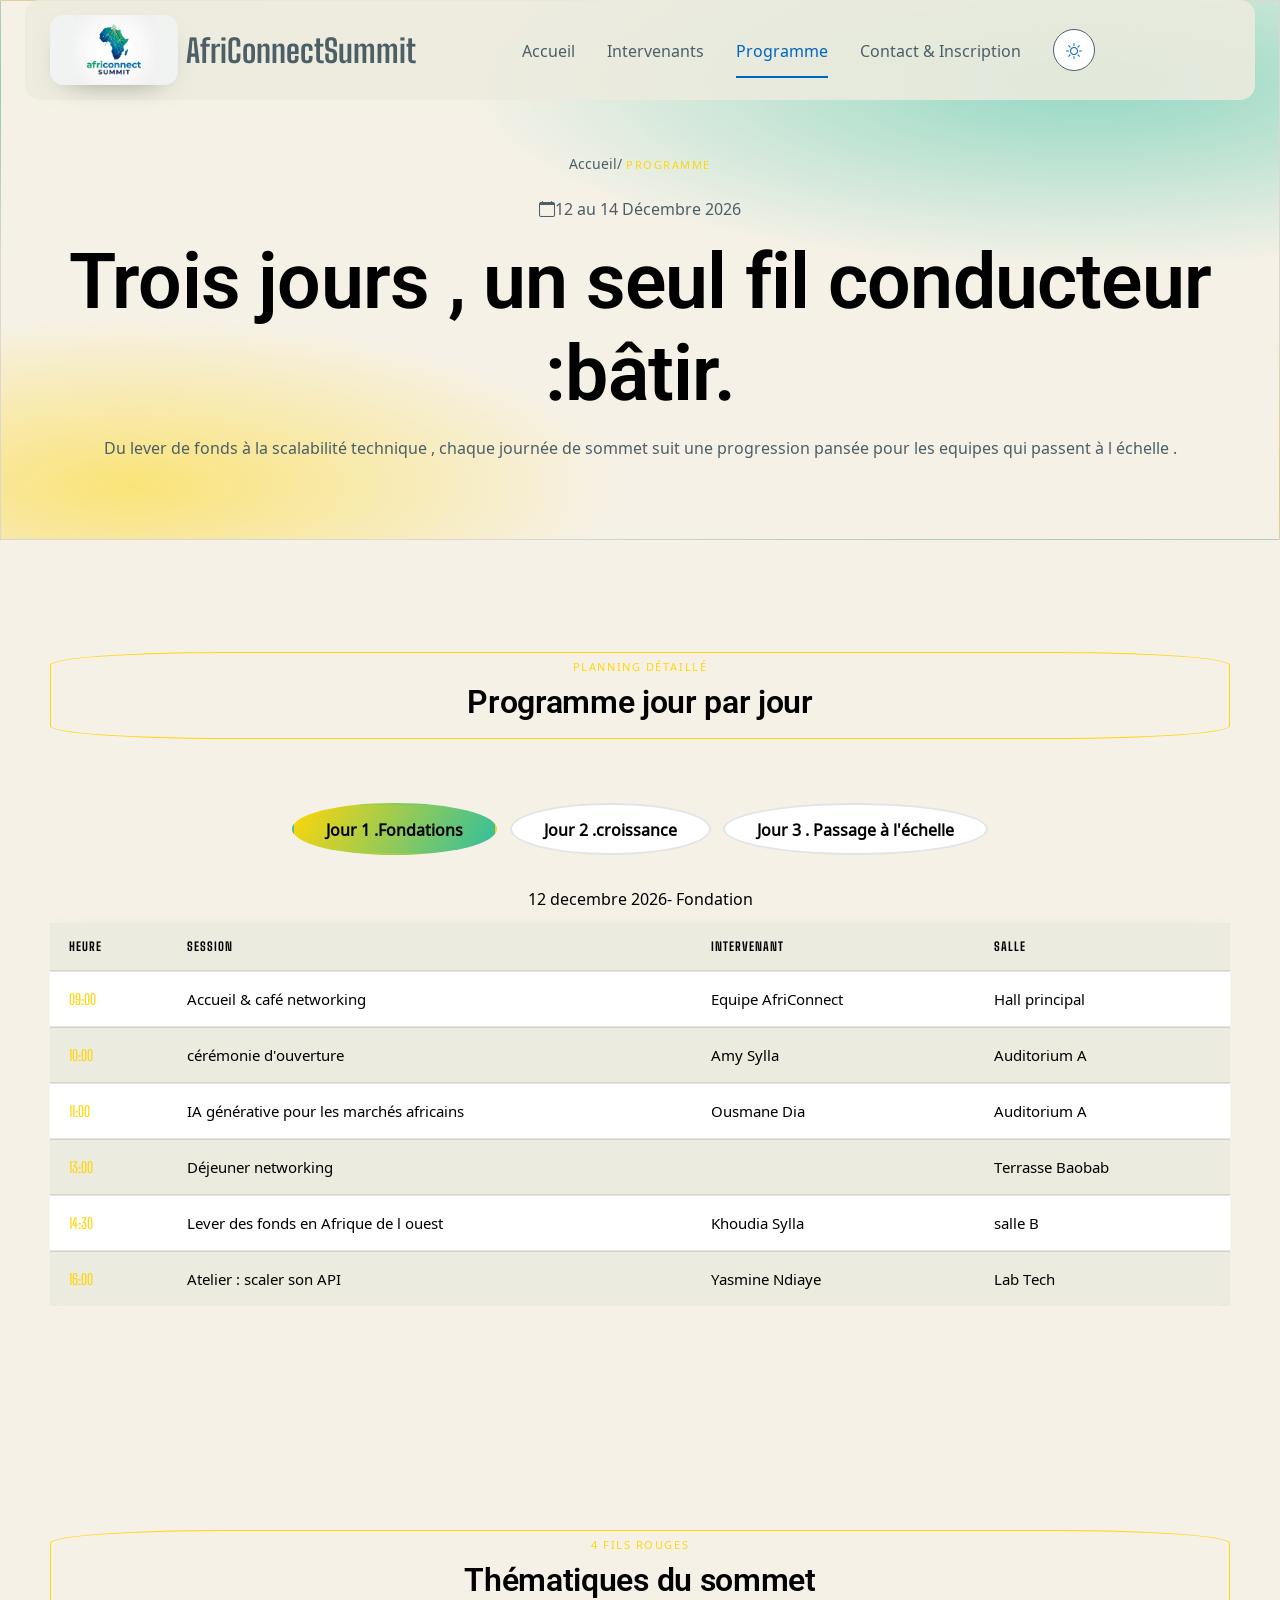
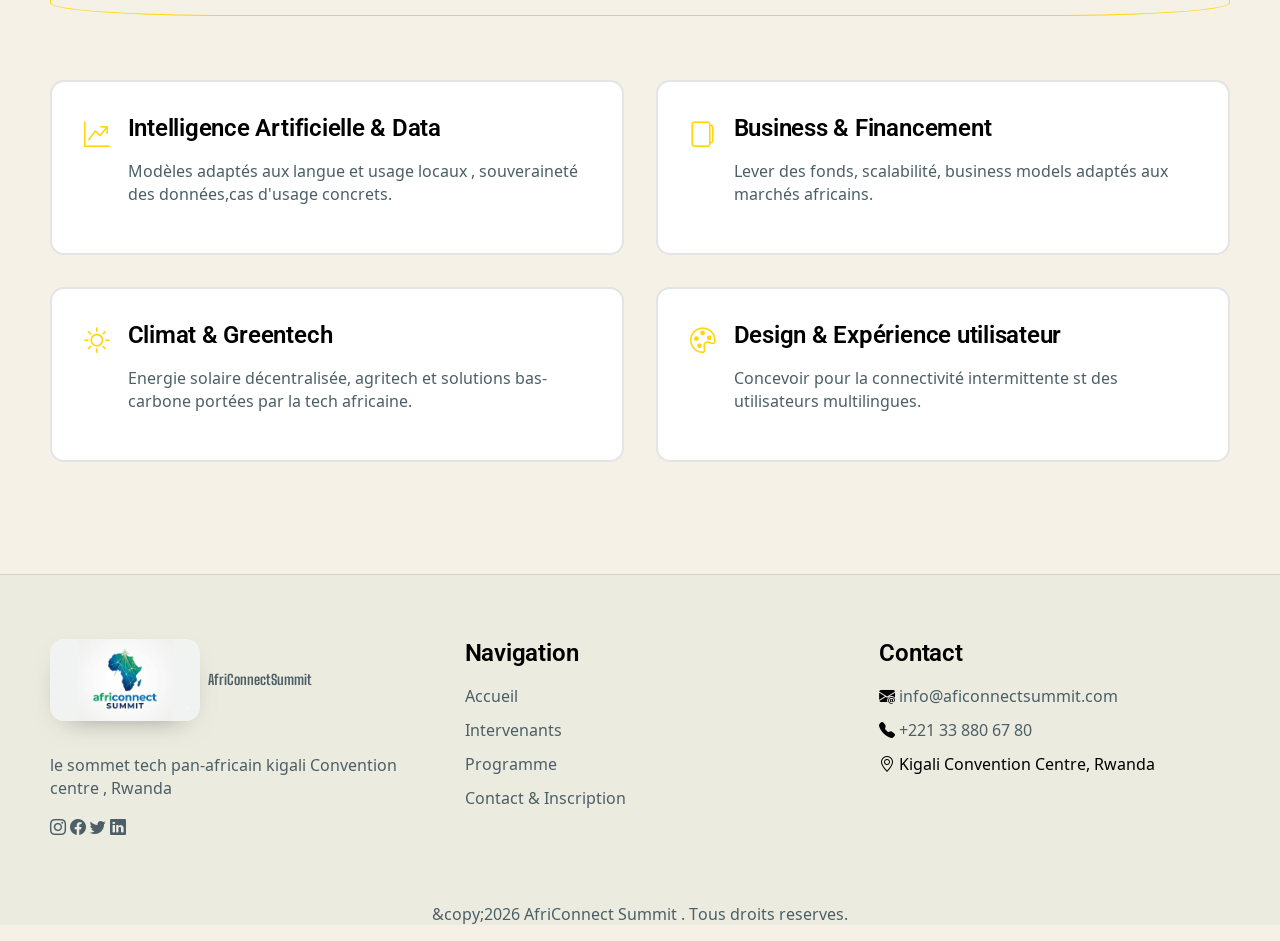
<file: programme.html>
<!DOCTYPE html>
<html lang="fr">

<head>
    <meta charset="UTF-8">
    <meta name="viewport" content="width=device-width, initial-scale=1.0">
    <title>Programme_AfriConnectSummit</title>
    <link rel="stylesheet" href="css/style.css">
</head>

<body>
    <!-- navbar -->
    <header>
        <nav class="navbar">
             <div class="container">
            <a href="#" class="logo"><img src="images/logo.png" alt="">AfriConnectSummit</a>
            <!-- lien -->
            <div>
                <ul  class="nav-link">
                    <li><a href="index.html">Accueil</a></li>
                    <li><a href="intervenants.html">Intervenants</a></li>
                    <li><a href="programme.html" class="active">Programme</a></li>
                    <li><a href="contact.html">Contact & Inscription</a></li>
                </ul>
                <!-- bouton dark mode -->
                <div class="nav-tools">
                    <button class="theme-toggle">
                        <i class="bi bi-sun"></i>
                        <i class="bi bi-moon"></i>

                    </button>
                    <button class="navbar-toggoler"> <span></span><span></span><span></span></button>
                </div>
            </div>
            </div>
        </nav>
    </header>

    <!-- HERO INTERNE -->
    <section class="page-hero">
        <div class="container">
            <p class="ban"><a href="index.html">Accueil</a><span class="sep">/</span> <span class="eyebrow">Programme</span></p>
            <p> <i class="bi bi-calendar"></i>12 au 14 Décembre 2026</p>
            <h1>Trois jours , un seul fil conducteur :bâtir.</h1>
            <p  class="DI"> Du lever de fonds à la scalabilité technique , chaque journée de sommet suit une progression pansée pour
                les equipes qui passent à l échelle .</p>
        </div>
    </section>
    <!-- ONGLETS 3 JOURS -->
    <section aria-labelledby="schedule-title">
        <div class="container">
            <div class="section-head reveal">
                <p class="eyebrow">Planning détaillé </p>
                <h2>Programme jour par jour</h2>
            </div>
            <!-- bouton de filtre -->
            <div class="tabs raveal">
                <button class="tab-btn active"  data-tab-target="jour1" >Jour 1 .Fondations</button>
                <button class="tab-btn"  data-tab-target="jour2" >Jour 2 .croissance</button>
                <button class="tab-btn" data-tab-target="jour3"  >Jour 3 . Passage à l'échelle</button>

            </div>
            <!-- JOUR1 -->
            <div class="tab-panel active " id="jour1">
                <div class="table-scroll">
                    <!-- tableau  -->
                    <table class="schedule-table">
                        <caption >12 decembre 2026- Fondation</caption>
                        <thead>
                            <tr>
                                <th scope="col">Heure</th>
                                <th scope="col">Session</th>
                                <th scope="col">Intervenant</th>
                                <th scope="col">Salle</th>
                            </tr>
                        </thead>
                        <tbody>
                            <tr>
                                <td class="time-cell">09:00</td>
                                <td> Accueil & café networking </td>
                                <td>Equipe AfriConnect</td>
                                <td>Hall principal</td>
                            </tr>
                            <tr>
                                <td class="time-cell">10:00</td>
                                <td> cérémonie d'ouverture </td>
                                <td>Amy Sylla </td>
                                <td> Auditorium A</td>
                            </tr>
                            <tr>
                                <td class="time-cell">11:00</td>
                                <td> IA générative pour les marchés africains </td>
                                <td>Ousmane Dia </td>
                                <td> Auditorium A</td>
                            </tr>
                            <tr>
                                <td class="time-cell">13:00</td>
                                <td> Déjeuner networking </td>
                                <td> </td>
                                <td> Terrasse Baobab</td>
                            </tr>
                            <tr>
                                <td class="time-cell">14:30</td>
                                <td> Lever des fonds en Afrique de l ouest </td>
                                <td> Khoudia Sylla</td>
                                <td> salle B</td>
                            </tr>
                            <tr>
                                <td class="time-cell">16:00</td>
                                <td> Atelier : scaler son API </td>
                                <td> Yasmine Ndiaye</td>
                                <td> Lab Tech</td>
                            </tr>

                        </tbody>
                    </table>
                </div>
            </div>
            <!--  JOUR2-->
            <div class="tab-panel " id="jour2">
                <div class="table-scroll">
                    <table class="schedule-table">
                        <caption>13 decembre 2026- Passage à l' échelle</caption>
                        <thead>
                            <tr>
                                <th scope="col">Heure</th>
                                <th scope="col">Session</th>
                                <th scope="col">Intervenant</th>
                                <th scope="col">Salle</th>
                            </tr>
                        </thead>
                        <tbody>
                            <tr>
                                <td class="time-cell">09:30</td>
                                <td> Fintech & inclusion financière</td>
                                <td>Amara gueye</td>
                                <td>Auditorium A</td>
                            </tr>
                            <tr>
                                <td class="time-cell">11:00</td>
                                <td> Design systems pour produits multipays </td>
                                <td>Aicha Traoré </td>
                                <td> salle de design</td>
                            </tr>
                            <tr>
                                <td class="time-cell">12:30</td>
                                <td> Déjeuner networking </td>
                                <td> </td>
                                <td> Terrasse Baobab</td>
                            </tr>
                            <tr>
                                <td class="time-cell">14:00</td>
                                <td> Data & souveraineté numerique </td>
                                <td> Astou Ndao</td>
                                <td> salle B</td>
                            </tr>
                            <tr>
                                <td class="time-cell">15:30</td>
                                <td> Panel investisseurs </td>
                                <td> Table ronde</td>
                                <td> Auditorium A</td>
                            </tr>
                            <tr>
                                <td class="time-cell">17:00</td>
                                <td> Soirée networking </td>
                                <td>-</td>
                                <td> Rooftop</td>
                            </tr>

                        </tbody>
                    </table>
                </div>
            </div>
            <!-- 3jour -->
            <div class="tab-panel " id="jour3">
                <div class="table-scroll">
                    <table class="schedule-table">
                        <caption>14 decembre 2026- Passage à l' échelle</caption>
                        <thead>
                            <tr>
                                <th scope="col">Heure</th>
                                <th scope="col">Session</th>
                                <th scope="col">Intervenant</th>
                                <th scope="col">Salle</th>
                            </tr>
                        </thead>
                        <tbody>
                            <tr>
                                <td class="time-cell">09:30</td>
                                <td> Cybersécurité pour startups</td>
                                <td>Modou Sene</td>
                                <td>Lab Tech</td>
                            </tr>
                            <tr>
                                <td class="time-cell">10:45</td>
                                <td> Greentech et énergie solaire </td>
                                <td>Modou Sene</td>
                                <td> salle B</td>
                            </tr>
                            <tr>
                                <td class="time-cell">12:30</td>
                                <td> Déjeuner networking </td>
                                <td> </td>
                                <td> Terrasse Baobab</td>
                            </tr>
                            <tr>
                                <td class="time-cell">14:00</td>
                                <td>Pitchs startups devant investisseurs </td>
                                <td>Finalistes du sommet</td>
                                <td> Auditorium A</td>
                            </tr>
                            <tr>
                                <td class="time-cell">15:00</td>
                                <td> Table ronde : l'Afrique tech en 2030 </td>
                                <td> Tous les intervenants</td>
                                <td> Auditorium A</td>
                            </tr>
                            <tr>
                                <td class="time-cell">17:00</td>
                                <td> Clôture & remise des prix </td>
                                <td>Équipe AfriConnectSummit</td>
                                <td>Auditorium A </td>
                            </tr>

                        </tbody>
                    </table>
                </div>
            </div>
        </div>
    </section>

    <!-- SECTION THÉMATIQUES -->
    <section >
        <div class="container">
            <div class="section-head reveal reveal-up">
                <p class="eyebrow">4 fils rouges</p>
                <h2>Thématiques du sommet</h2>
            </div>
            <div class="themes-grid">
            <!-- premiere thematique -->
            
                <div class="themes-card reveal reveal-up">
                <div class="themes-icon" >
                    <i class="bi bi-graph-up-arrow" ></i>
                </div>
                <div>
                    <h3>Intelligence Artificielle & Data</h3>
                    <p> Modèles adaptés aux langue et usage locaux , souveraineté des données,cas d'usage concrets.</p>
                </div>
            </div>
            <!-- deuxieme thematique -->
            <div class="themes-card reveal reveal-up">
                <div class="themes-icon">
                    <i class="bi bi-files-alt"></i>
                </div>
                <div>
                    <h3>Business & Financement</h3>
                    <p>Lever des fonds, scalabilité, business models adaptés aux marchés africains.</p>
                </div>
            </div>
            <!-- troisieme thematique -->
            <div class="themes-card reveal reveal-up">
                <div class="themes-icon">
                    <i class="bi bi-sun"></i>
                </div>
                <div>
                    <h3>Climat & Greentech</h3>
                    <p>Energie solaire décentralisée, agritech et solutions bas-carbone portées par la tech africaine.
                    </p>
                </div>
            </div>
            <!-- quatrieme thematique -->
            <div class="themes-card reveal reveal-up">
                <div class="themes-icon">
                    <i class="bi bi-palette"></i>
                </div>
                <div>
                    <h3>Design & Expérience utilisateur</h3>
                    <p>Concevoir pour la connectivité intermittente st des utilisateurs multilingues.</p>
                </div>
            </div>
            </div>
        </div>

    </section>
    <!-- footer -->
    <footer class="site-footer">
        <div class="container">
            <div class="footer-cols">
                <div class="footer-col">
                    <a href="#" class="logo"><img src="images/logo.png" alt="">AfriConnectSummit</a>
                    <p class="footer-tagline">le sommet tech pan-africain kigali Convention centre , Rwanda</p>
                    <!-- icon-->
                    <div class="footer-social">
                        <a href="#"><i class="bi bi-instagram"></i></a>
                        <a href="#"><i class="bi bi-facebook"></i></a>
                        <a href="#"><i class="bi bi-twitter"></i></a>
                        <a href="#"><i class="bi bi-linkedin"></i></a>
                    </div>
                </div>
        <!-- lien -->
                <div class="footer-col">
                    <h3>Navigation</h3>
                    <ul>
                        <li><a href="index.html">Accueil</a></li>
                        <li><a href="intervenants.html">Intervenants</a></li>
                        <li><a href="programme.html">Programme</a></li>
                        <li><a href="contact.html">Contact & Inscription</a></li>
                    </ul>
                </div>
                <!-- contact -->
                <div class="footer-col">
                    <h3>Contact</h3>
                    <ul>
                        <li> <i class="bi bi-envelope-at-fill"></i> <a href="mailto:info@aficonnectsummit.com">info@aficonnectsummit.com</a></li>
                        <li> <i class="bi bi-telephone-fill"></i> <a href="">+221 33 880 67 80</a></li>
                        <li> <i class="bi bi-geo-alt"></i> Kigali Convention Centre, Rwanda</li>
                    </ul>
                </div>
            </div>
            <!--  -->
            <div class="copyright">
                <p id="copyright"> </p>
            </div>
        </div>
    </footer>

    <button class="back-to-top" id="backtotop"><i class="bi bi-arrow-up"></i></button>
    <script src="js/main.js"></script>
</body>

</html>
</file>
<file: css/style.css>
@import url("https://cdn.jsdelivr.net/npm/bootstrap-icons@1.13.1/font/bootstrap-icons.min.css");
@import url('https://fonts.googleapis.com/css2?family=Noto+Sans+Chakma&display=swap');
@import url('https://fonts.googleapis.com/css2?family=Roboto:ital,wght@0,100..900;1,100..900&display=swap');
@import url('https://fonts.googleapis.com/css2?family=Big+Shoulders:opsz,wght@10..72,100..900&display=swap');

/* les variables */
:root {
  --primary-color: #F6F1E7;
  --secondary-color: #ffd60a;
  --colors: #ecebdf;
  --tair-color: #2FBF9F;
  --secondary-text: #4C5F67;
  --bouton-color: #0065bd;
  --color-sombre: rgba(13, 4, 56, 0.867);
  --success-color: #2fe805;
  --error-color: #e80505;
  --dark-color: #000000;
  --white-color: #FFFFFF;
  --info-color: #f7f7f7;
  --font-family-h1: 'Roboto', sans-serif;
  --font-family-h2: 'Big Shoulders', cursive;
  --font-family-text: 'Noto Sans Chakma', sans-serif;
  --font-size-h1: 2.5rem;
  --font-size-h2: 2rem;
  --font-size-text: 16px;
  --radius-sm: 6px;
  --radius-md: 14px;
  --radius-lg: 28px;
  --shadow-soft: 0px 20px 60px -25px rgba(0, 0, 0, 0.6);
  --shadow-card: 0px 10px 30px -18px rgba(0, 0, 0, 0.55);
  --space-xs: 0.5rem;
  --space-sm: 1rem;
  --space-md: 2rem;
  --space-lg: 4rem;
  --space-xl: 7rem;
  --container-width: 1180px;
  --ease: cubic-bezier(0.22, 1, 0.36, 1);
  --t: 0.2s;
  --t1: 0.4s;


}
/* variation de dark mode  */
[data-theme="dark"] {
  --primary-color: #021120;
  --dark-color: #ffff;
  --colors: rgba(13, 4, 56, 0.867);
  --secondary-text: #f7f7f7;
  --info-color: #02294a;
  --white-color: #02294a;

}
/* body */
body {
  font-family: var(--font-family-text);
  font-size: var(--font-size-text);
  color: var(--dark-color);
  background-color: var(--primary-color);
  margin: 0;
  padding: 0;
  overflow-x: hidden;
}

h1,
h2,
h3,
h4 {
  font-family: var(--font-family-h1);
  line-height: 1.2;
  margin: 0 0 var(--space-sm);
  letter-spacing: -0.01em;
}

h1 {
  font-size: clamp(2.6rem, 6vw, 5rem);
  font-weight: 600;
}

h2 {
  font-size: var(--font-size-h2);
  font-weight: 600;
}

h3 {
  font-size: 1.5rem;
  font-weight: 600;
}

p {
  margin: 0 0 var(--space-sm);
  color: var(--secondary-text);

}

a {
  color: var(--secondary-text);
  text-decoration: none;
  transition: color var(--t) var(--ease);
}

ul {
  list-style: none;
  padding: 0;
  margin: 0;
}

img {
  max-width: 100%;
  display: block;
  border-radius: var(--radius-md);
  box-shadow: var(--shadow-card);
}

button {
  font-family: inherit;
  font-size: var(--font-size-text);
  padding: var(--space-xs) var(--space-sm);
  cursor: pointer;
}
/* container pour les section */
.container {
  width: 100%;
  max-width: var(--container-width);
  margin: 0 auto;
  padding: 0 var(--space-sm);
}

section {
  padding: var(--space-xl) 0;
  position: relative;
}
/* navbar */
.navbar {
  position: fixed;
  top: 0;
  left: 0;
  right: 0;
  z-index: 500;
  padding: 0;
  background: transparent;
}

.navbar .container {
  display: flex;
  justify-content: space-between;
  align-items: center;
  gap: var(--space-sm);
  background: color-mix(in srgb, var(--colors) 88%, transparent);
  min-height: 100px;
  padding: 0 25px;
  border-radius: 15px;

}

.navbar .logo {
  display: flex;
  align-items: center;
  gap: var(--space-xs);
  font-family: var(--font-family-h2);
  font-size: var(--font-size-h2);
  font-weight: 600;
  color: var(--secondary-text);
  transition: transform var(--t) var(--ease);

}

.navbar .logo:hover {
  transform: scale(1.05);
}

.navbar .logo img {
  width: auto;
  height: 70px;
}


.navbar>.container>div {
  display: flex;
  align-items: center;
  gap: var(--space-md);
  width: 60%;
}

.navbar.scrolled {
  background: color-mix(in srgb, var(--colors) 88%, transparent);
  box-shadow: var(--shadow-card);
  padding: 0.5rem 0;
}

.nav-link {
  display: flex;
  align-items: center;
  gap: 2rem;
}

.nav-link a {
  font-size: var(--font-size-text);
  font-weight: 500;
  position: relative;
  padding: var(--space-xs) 0;
  transition: color var(--t) var(--ease);
}

.nav-link a:hover,
.nav-link a.active {
  color: var(--bouton-color);
}

.nav-link a.active::after {
  content: '';
  position: absolute;
  left: 0;
  bottom: -8px;
  width: 100%;
  height: 2px;
  background-color: var(--bouton-color);
}

.nav-tools {
  display: flex;
  align-items: center;
  gap: .9rem;
}

.theme-toggle {
  width: 42px;
  height: 42px;
  border-radius: 50%;
  border: 1px solid var(--secondary-text);
  background: var(--white-color);
  color: var(--bouton-color);
  display: flex;
  align-items: center;
  justify-content: center;
  transition: transform var(--t) var(--ease), background var(--t) var(--ease);
}

.theme-toggle:hover {
  transform: rotate(18deg);
}


.navbar-toggoler {
  display: none;
  width: 42px;
  height: 42px;
  border-radius: 50%;
  border: 1px solid var(--secondary-text);
  background: var(--white-color);
  flex-direction: column;
  align-items: center;
  justify-content: center;
  gap: 4px;
}

.theme-toggle .bi-moon {
  display: none;
}

[data-theme="dark"] .theme-toggle .bi-sun {
  display: none;
}

[data-theme="dark"] .theme-toggle .bi-moon {
  display: inline-block;
}

.navbar-toggoler span {
  width: 18px;
  height: 2px;
  background: var(--dark-color);
  transition: transform var(--t) var(--ease), opacity var(--t) var(--ease);
}

.navbar-toggoler.open span:nth-child(1) {
  transform: translateY(6px) rotate(45deg);
}

.navbar-toggoler.open span:nth-child(2) {
  opacity: 0;
}

.navbar-toggoler.open span:nth-child(3) {
  transform: translateY(-6px) rotate(-45deg);
}
/* hero */

.hero {
  min-height: 100vh;
  display: flex;
  align-items: center;
  padding-top: 7rem;
  position: relative;
  overflow: hidden;
  background:
    radial-gradient(ellipse 60% 50% at 85% 15%, color-mix(in srgb, var(--tair-color) 22%, transparent), transparent 70%),
    radial-gradient(ellipse 55% 45% at 10% 90%, color-mix(in srgb, var(--secondary-color) 18%, transparent), transparent 70%),
    var(--primary-color);
}

.hero .container {
  display: grid;
  grid-template-columns: 1.1fr 0.9fr;
  gap: var(--space-lg);
  align-items: start;
}

.hero-text h1 {
  margin-bottom: var(--space-sm);
  max-width: 13ch;
}

.eyebrow {
  font-family: var(--font-family-text);
  font-size: 0.7rem;
  letter-spacing: 0.14em;
  text-transform: uppercase;
  color: var(--secondary-color);
  display: inline-flex;
  align-items: center;
  gap: 0.5em;
  margin-bottom: var(--space-xs);

}

.para {
  font-size: var(--space-sm);
  max-width: 56ch;
}

.hero-text .para {
  font-size: 1.15rem;
  max-width: 46ch;
}

.hero-meta {
  display: flex;
  flex-wrap: wrap;
  gap: 1.4rem;
  font-family: var(--font-family-text);
  font-size: 0.8rem;
  color: var(--secondary-text);
  margin-bottom: var(--space-md);
}

.hero-meta span {
  display: flex;
  align-items: center;
  gap: .5em;
}

.hero-meta i {
  color: var(--secondary-color);
}

.hero-cta {
  display: flex;
  gap: 2rem;
  flex-wrap: wrap;
}
/* bouton */

.btn {
  display: inline-flex;
  align-items: center;
  justify-content: center;
  gap: 0.5em;
  padding: 0.85rem 1.6rem;
  border-radius: 100px;
  font-weight: 600;
  font-size: 0.92rem;
  border: 1px solid transparent;
  transition: transform var(--t1) var(--ease), box-shadow var(--t1) var(--ease), background var(--t1) var(--ease), color var(--t1) var(--ease);
  white-space: nowrap;
}

.btn-primary {
  background: linear-gradient(120deg, var(--secondary-color), var(--tair-color));
  color: var(--secondary-text);
}

.btn-primary:hover {
  transform: translateY(-2px);
  box-shadow: 0 14px 30px -12px rgba(232, 169, 58, 0.55);
}

.btn-ghost {
  background: transparent;
  border-color: var(--dark-color);
  color: var(--secondary-text);
}

.btn-ghost:hover {
  border-color: var(--dark-color);
  color: var(--dark-color);
  transform: translateY(-2px);
}


.btn:disabled {
  opacity: 0.6;
  cursor: not-allowed;
  transform: none;
}

.btn-block {
  width: 85%;
}

@keyframes fadeUp {
  from {
    opacity: 0;
    transform: translateY(26px);
  }

  to {
    opacity: 1;
    transform: translateY(0);
  }
}
/*  ticket*/

.ticket {
  background: var(--white-color);
  border-radius: var(--radius-lg);
  box-shadow: var(--shadow-soft);
  border: 1px solid rgba(20, 35, 43, 0.12);
  overflow: hidden;
  animation: fadeUp 0.9s var(--ease) 0.15s both;
  position: relative;
  margin-top: 3.5rem;
}

.ticket-top {
  padding: 1.8rem 1.8rem 1.4rem;
}

.ticket-top .eyebrow {
  margin-bottom: .9rem;
}

.ticket-route {
  display: flex;
  align-items: center;
  justify-content: space-between;
  font-family: var(--font-family-text);
}

.ticket-route .city {
  font-size: 1.5rem;
  font-family: var(--font-family-text);
  font-weight: 600;
}

.ticket-route .city small {
  display: block;
  font-family: var(--font-family-h2);
  font-size: .68rem;
  color: var(--secondary-text);
  font-weight: 400;
  margin-top: .2rem;
}


.ticket-perf {
  position: relative;
  height: 0;
  border-top: 2px dashed rgba(20, 35, 43, 0.12);
  margin: 0 0;
}

.ticket-perf::before,
.ticket-perf::after {
  content: "";
  position: absolute;
  top: -11px;
  width: 22px;
  height: 22px;
  border-radius: 50%;
  background: var(--primary-color);

}

.ticket-perf::before {
  left: -11px;
}

.ticket-perf::after {
  left: -11px;
}

.ticket-count {
  padding: 1.5rem 1.8rem;
  display: grid;
  grid-template-columns: repeat(4, 1fr);
  gap: var(--space-xs);
}

.ticket-count .cd-block {
  text-align: center;

}

.ticket-count .cd-num {
  font-family: var(--font-family-h2);
  font-size: clamp(1.5rem, 3vw, 2.1rem);
  font-weight: 700;
  color: var(--secondary-color);
  font-variant-numeric: tabular-nums;
}

.ticket-count .cd-label {
  font-size: .68rem;
  text-transform: uppercase;
  letter-spacing: 0.08em;
  color: var(--secondary-text);
}

.ticket-bottom {
  padding: 0 1.8rem 1.8rem;
}
/* chiffres cles */
.stats-grid {
  display: grid;
  grid-template-columns: repeat(4, 1fr);
  gap: 1px;
  background: var(--info-color);
  border: 1px solid rgba(20, 35, 43, 0.12);
  border-radius: var(--radius-md);
  overflow: hidden;
}

#stats-title {
  display: flex;
  justify-content: center;
  font-family: var(--font-family-h2);
  font-weight: 600;
}

.stats-card {
  background: var(--white-color);
  padding: var(--space-md) var(--space-sm);
  text-align: center;
}

.stats-num {
  font-family: var(--font-family-text);
  font-weight: 700;
  font-size: 3rem;
}

.stats-label {
  color: var(--secondary-text);
  font-size: 0.8rem;
  margin-top: .3rem;
}

/* pourquoi participer */
#pourquoi {
  background: radial-gradient(ellipse 70% 50% at 85% 15%, color-mix(in srgb, var(--tair-color) 50%, transparent), transparent 70%),
    radial-gradient(ellipse 55% 45% at 20% 90%, color-mix(in srgb, var(--secondary-color) 8%, transparent), transparent 70%),
    var(--primary-color);
}

.section-head {
  margin-bottom: var(--space-lg);
  text-align: center;
  border: 1px solid var(--secondary-color);
  border-radius: 15%;
}

.pourquoi1 {
  display: flex;
  gap: var(--space-md);
  flex-wrap: wrap;
}

.pourquoi1-card {
  flex: 1 1 280px;
  background: var(--info-color);
  border: 1px solid var(--secondary-color);
  border-radius: var(--radius-md);
  padding: var(--space-md);
  transition: transform var(--t) var(--ease), box-shadow var(--t) var(--ease), border-color var(--t) var(--ease);
}

.pourquoi1-card:hover {
  transform: translateY(-6px);
  box-shadow: var(--shadow-card);
  background: var(--secondary-color);
}

.pourquoi1-icon {
  width: 50px;
  height: 50px;
  border-radius: var(--radius-md);
  display: flex;
  align-items: center;
  justify-content: center;
  font-size: 1.5rem;
  background: linear-gradient(135deg, var(--secondary-color), var(--success-color));
  margin-top: var(--space-sm);

}
/* intervenants */

#inter {
  background: var(--colors);
}

.inter-grid,
.inter-grid-full {
  display: grid;
  grid-template-columns: repeat(4, 1fr);
  gap: var(--space-md);
}

.inter-grid-full {
  grid-template-columns: repeat(3, 1fr);
}

.inter-card {
  background: var(--white-color);
  border: 1px solid var(--secondary-color);
  border-radius: var(--radius-md);
  overflow: hidden;
  transition: transform var(--t1) var(--ease), box-shadow var(--t1) var(--ease);

}

.inter-card:hover {
  transform: translateY(-8px) scale(1.10);
  box-shadow: var(--shadow-card);
}

.inter-photo {
  aspect-ratio: 6 / 4.6;
  display: flex;
  overflow: hidden;

}

.I {
  width: 100%;
}

.inter-body {
  padding: 1.1rem 1.2rem 1.4rem;

}

.inter-body h3 {
  margin-bottom: .15rem;
  font-size: var(--space-sm);
  font-family: var(--font-family-h2);

}

.inter-role {
  font-size: .85rem;
  margin-bottom: .5rem;

}

.inter-country {
  font-family: var(--font-family-h1);
  font-size: .75rem;
  color: #2FBF9F;
  display: flex;
  align-items: center;
  gap: .4rem;

}

.inter-cta {
  text-align: center;
  margin-top: var(--space-lg);
}
/* sponsors */

.sponsors-tier {
  margin-bottom: var(--space-md);
}

.sponsors-tier h3 {
  text-align: center;
  font-family: var(--font-family-h2);
  text-transform: uppercase;
  letter-spacing: .1rem;
}

.sponsors-row {
  display: flex;
  flex-wrap: wrap;
  justify-content: center;
  gap: 1.2rem;
}

.sponsors-chip {
  display: flex;
  align-items: center;
  justify-content: center;
  background: var(--info-color);
  border: 1px solid rgba(20, 35, 43, 0.12);
  border-radius: var(--radius-md);
  font-family: var(--font-family-text);
  padding: 1rem;
  font-weight: 400;
  transition: color var(--t1) var(--ease), border-color var(--t1) var(--ease), transform var(--t1) var(--ease);
}

.sponsors-chip:hover {
  color: var(--secondary-color);
  transform: translateY(-5px);
}

/* footer */
.site-footer {
  background: var(--colors);
  border-top: 1px solid rgba(20, 35, 43, 0.12);
  padding-top: var(--space-lg);
}

.footer-cols {
  display: flex;
  flex-wrap: wrap;
  gap: var(--space-lg);
}

.footer-col {
  flex: 1 1 220px;
}

.footer-col img {
  height: auto;
  width: 150px;
}

.footer-col .logo {
  display: flex;
  align-items: center;
  gap: var(--space-xs);
  font-family: var(--font-family-h2);
  font-size: var(--radius-md);
  font-weight: 600;
  color: var(--secondary-text);
  transition: transform var(--t) var(--ease);

}

.footer-tagline {
  display: flex;
  font-family: var(--font-family-text);
  margin-top: var(--space-md);
}

.footer-col h4 {
  font-size: .95rem;
  margin-bottom: var(--space-sm);
}

.footer-col ul li {
  margin-bottom: .7rem;
}

.footer-col ul li a {
  transition: color var(--t1) var(--ease);
}

.footer-col ul li a:hover {
  color: var(--bouton-color);
}
/* bouton de retour */
.back-to-top {
  position: fixed;
  bottom: 1.5rem;
  right: 1.5rem;
  width: 42px;
  height: 42px;
  font-size: 1rem;
  border-radius: 50%;
  background: linear-gradient(120deg, var(--secondary-color), var(--tair-color));
  cursor: pointer;
  z-index: 1000;
  opacity: 0;
  visibility: hidden;
  transition: opacity 0.3s ease, VISIBILITY .3s ease;
}

.back-to-top.show {
  opacity: 1;
  visibility: visible;
}
/* animation en javascript */
.reveal {
  opacity: 0;
  transition: opacity 0.8s var(--ease);
  transform: 0.8 var(--ease);
}

.reveal-up {
  transform: translateY(36px);
}

.reveal.is-visible {
  opacity: 1;
  transform: translate(0, 0) scale(1);
}
/* page  hero  */

.page-hero {
  text-align: center;
  padding: 9.5rem 0 4rem;
  /* arriere plan en radial gradient  */
  background: radial-gradient(ellipse 55% 45% at 10% 90%, color-mix(in srgb, var(--secondary-color) 50%, transparent), transparent 70%),
    radial-gradient(ellipse 70% 50% at 85% 15%, color-mix(in srgb, var(--tair-color) 50%, transparent), transparent 70%),
    var(--primary-color);      
  border: 1px solid rgba(20, 35, 43, 0.12);

}

.ban {
  font-family: var(--font-family-text);
  font-size: .89rem;
  gap: var(--space-xs);
  margin-bottom: var(--space-sm);
}

.ban a {
  transition: color var(--t);
}

.ban a:hover {
  color: var(--bouton-color);
}

.ban .sap {
  opacity: 0.5;
}
/* programme */
.tabs {
  display: flex;
  gap: 0.8rem;
  margin-bottom: var(--space-md);
  justify-content: center;
  flex-wrap: wrap;
}

.tab-btn {
  background: var(--white-color);
  border: 2px solid rgba(20, 35, 43, 0.12);
  padding: 0.8rem var(--space-md);
  border-radius: 100%;
  font-weight: 700;
  font-size: var(--space-sm);
  transition: all var(--t1) var(--ease);
}

.tab-btn:hover {
  color: var(--bouton-color);
  border-color: var(--secondary-color);

}

[data-theme="dark"] .tab-btn {
  color: #ffff;
}

.tab-btn.active {
  background: linear-gradient(120deg, var(--secondary-color), var(--tair-color));
  border-color: transparent;
}

.tab-panel {
  display: none;
}

.tab-panel.active {
  display: block;
  animation: fadeUp 0.5s var(--ease) both;
}

.schedule-table {
  width: 100%;
  border-collapse: collapse;
  border-radius: var(--radius-md);
  overflow: hidden;
  box-shadow: var(--shadow-card);
}

.schedule-table caption {
  text-align: center;
  font-family: var(--font-family-text);
  font-size: var(--space-sm);
  margin-bottom: .8rem;
}

.schedule-table thead th {
  background: var(--colors);
  text-align: left;
  padding: var(--space-sm) 1.2rem;
  font-family: var(--font-family-h2);
  font-size: .75rem;
  text-transform: uppercase;
  letter-spacing: 0.08em;
}

.schedule-table tbody td {
  padding: var(--space-sm) 1.2rem;
  border-top: 2px solid rgba(20, 35, 43, 0.12);
  font-size: .92rem;
}

.schedule-table tbody tr {
  background: var(--white-color);
  transition: background var(--t1);
}

.schedule-table tbody tr:nth-child(even) {
  background: var(--colors);
}

.schedule-table tbody tr:hover {
  background: color-mix(in srgb, var(--colors), var(--white-color));
}

.schedule-table .time-cell {
  font-family: var(--font-family-h2);
  color: var(--secondary-color);
  white-space: nowrap;
}

.table-scroll {
  overflow: auto;
}

.themes-grid {
  display: grid;
  grid-template-columns: repeat(2, 1fr);
  gap: var(--space-md);
}

.themes-card {
  background: var(--white-color);
  border: 2px solid rgba(20, 35, 43, 0.12);
  border-radius: var(--radius-md);
  padding: var(--space-md);
  display: flex;
  gap: 1.1rem;
  transition: var(--t) var(--ease);
}

.themes-card:hover {
  transform: translateY(-4px);
  border-color: var(--secondary-color);

}

.themes-icon {
  font-size: 1.6rem;
  color: var(--secondary-color);
}

.filters {
  display: flex;
  gap: 0.7rem;
  flex-wrap: wrap;
  justify-content: center;
  margin-bottom: var(--space-lg);

}

.filtre h2 {
  text-align: center;
}

.filter-btn {
  background: transparent;
  border: 2px solid rgba(20, 35, 43, 0.12);
  color: var(--secondary-text);
  padding: 0.65rem 1.3rem;
  border-radius: 100%;
  font-size: .86rem;
  font-weight: 600;
  transition: all var(--t1) var(--ease);

}

.filter-btn:hover {
  border-color: var(--tair-color);
  color: var(--dark-color);

}

.filter-btn.active {
  background: var(--tair-color);
  border-color: var(--dark-color);
  color: var(--dark-color);
}


.inter-tag {
  display: inline-block;
  margin-top: 0.6rem;
  font-family: var(--font-family-text);
  font-size: 0.7rem;
  padding: 0.25rem 0.6rem;
  border-radius: 100px;
  border: 2px solid rgba(20, 35, 43, 0.12);
}

.inter-card.hidden-card {
  display: none;
}
/* contact */
.contact-layout {
  display: flex;
  gap: var(--space-lg);
  align-items: flex-start;

}

.contact-form {
  flex: 1.3;
  background: var(--white-color);
  border: 2px solid rgba(20, 35, 43, 0.12);
  border-radius: var(--radius-lg);
  padding: var(--space-lg);


}

.contact-info {
  flex: 1;
  position: sticky;
  top: 8rem;
}

.contact-info .info-block {
  margin-bottom: var(--space-md);

}

.contact-info .info-block h4 {
  color: var(--tair-color);
  font-family: var(--font-family-text);
  font-size: 0.9rem;
  text-transform: uppercase;
  letter-spacing: 0.08em;
  margin-bottom: 0.4rem;
}

.form-row {
  display: flex;
  gap: var(--space-sm);
  flex-wrap: wrap;

}

.form-group {
  flex: 1 1 220px;
  margin-bottom: 1.3rem;
  display: flex;
  flex-direction: column;
  gap: 0.4rem;
}

.form-group label {
  font-size: 0.85rem;
  font-weight: 600;

}

.form-group input,
.form-group select,
.form-group textarea {
  background: var(--info-color);
  border: 2px solid rgba(20, 35, 43, 0.12);
  border-radius: var(--radius-md);
  padding: .85rem 1rem;
  color: var(--dark-color);
  font-family: var(--font-family-text);
  font-size: .95rem;
  transition: border-color var(--t) var(--ease), box-shadow var(--t) var(--ease);
}

[data-theme="dark"] .form-group input,
[data-theme="dark"] .form-group select,
[data-theme="dark"] .form-group textarea {
  border: 2px solid var(--colors);
}

.form-group input:focus,
.form-group select:focus,
.form-group textarea:focus {
  border-color: var(--secondary-text);
  box-shadow: 0 0 0 3px color-mix(in srgb, var(--color-teal) 22%, transparent);
  outline: none;
}

.form-group textarea {
  min-width: 110px;
}

.form-group.error input,
.form-group.error select,
.form-group.error textarea {
  border-color: var(--error-color);
}

.form-group.valid input,
.form-group.valid select,
.form-group.valid textarea {
  border-color: var(--success-color);
}

.field-error {
  font-size: 0.78rem;
  color: var(--error-color);
  min-height: 1.1rem;
}

.form-success {
  display: none;
  background: var(--success-color);
  border: 2px solid var(--success-color);
  padding: 1.2rem 1.4rem;
  margin-bottom: 1.4rem;
  align-items: center;
  gap: 0.8rem;
  font-size: 0.9rem;
}

.form-success.show {
  display: flex;
  animation: fadeUp .5s var(--ease) both;
}

.form-success i {
  color: var(--success-color);
  font-size: 1.3rem;
}

/* question  */
.faq-list {
  display: flex;
  flex-direction: column;
  gap: 0.8rem;

}

.faq {
  background: var(--colors);
}

.faq-item {
  background: var(--white-color);
  border: 2px solid rgba(20, 35, 43, 0.12);
  border-radius: var(--radius-md);
  overflow: hidden;

}

.faq-check {
  position: absolute;
  opacity: 0;
  pointer-events: none;
}

.faq-item label.faq-trigger {
  padding: 1.3rem 1.5rem;
  cursor: pointer;
  display: flex;
  align-items: center;
  justify-content: space-between;
  gap: 1rem;
  font-weight: 600;
  font-family: var(--font-family-text);
  transition: color var(--t) var(--ease);

}

.faq-item label.faq-trigger:hover {
  color: var(--secondary-text);
}

.faq-check:checked~.faq-trigger .chev {
  transform: rotate(180deg);
}

.faq-trigger .chev {
  transition: transform var(--t) var(--ease);
  color: var(--dark-color);
  flex-shrink: 0;
}

.faq-body-wrap {
  display: grid;
  grid-template-rows: 0fr;
  transition: grid-template-rows var(--t) var(--ease);
}

.faq-check:checked~.faq-body-wrap {
  grid-template-rows: 1fr;
}

.faq-body {
  overflow: hidden;
}

.faq-body p {
  padding: 0 1.5rem 1.4rem;
  margin: 0;
  color: var(--tair-color);
}
/* Affiche un contour visible autour du bouton  */
.faq-check:focus-visible~.faq-trigger {
  outline: 2px solid var(--bouton-color);
  outline-offset: -2px;
  border-radius: 4px;
}

/* madia queries */
@media (max-width : 1200px) {
  .container {
    width: 100%;
    max-width: 900px;
    margin: 0 auto;
    padding: 0 var(--space-sm);
  }

  .nav-tools {
    position: absolute;
    right: 20px;
    top: 15px;
  }

  .hero .container {
    grid-template-columns: 1fr;
  }

  .hero-text h1 {
    max-width: none;
  }

  .ticket {
    margin-top: 0;
  }

  .inter-grid {
    grid-template-columns: repeat(2, 1fr);
  }

  .inter-grid-full {
    grid-template-columns: repeat(2, 1fr);
  }

  .stats-grid {
    grid-template-columns: repeat(2, 1fr);
  }

  .themes-grid {
    grid-template-columns: repeat(2, 1fr);
  }

  .contact-layout {
    grid-template-columns: repeat(2, 1fr);

  }

  .contact-info {
    position: sticky;
    width: 100%;
  }
}
/* tablette 900 */

@media (max-width : 900px) {
  .container {
    width: 100%;
    max-width: 600px;
    margin: 0 auto;
    padding: 0 var(--space-sm);
  }

  .nav-link {
    position: fixed;
    top: 0;
    right: 0;
    height: 100vh;
    width: min(78vw, 320px);
    background: var(--white-color);
    border-left: 2px solid rgba(20, 35, 43, 0.12);
    flex-direction: column;
    align-items: flex-start;
    justify-content: flex-start;
    padding: 6.5rem 2rem 2rem;
    gap: 1.6rem;
    transform: translateX(100%);
    transition: transform var(--t) var(--ease);
    box-shadow: var(--shadow-soft);
    z-index: 60;
  }

  .inter-cta {
    width: 87%;
  }

  .nav-link.open {
    transform: translateX(0);
  }

  .nav-link a {
    font-size: 1.05rem;
  }

  .navbar-toggoler {
    display: flex;
    margin-left: auto;

  }

}
/* mobile 600 */
@media (max-width : 600px) {
  .container {
    width: 100%;
    max-width: 450px;
    margin: 0 auto;
    padding: 0 var(--space-sm);
  }

  section {
    padding: var(--space-lg) 0;
  }

  .navbar .logo {
    font-size: var(--font-size-text);
  }

  .nav-tools {
    position: absolute;
    right: 20px;
    top: 15px;
  }

  .hero {
    padding-top: 6.5rem;
  }

  .hero-meta {
    gap: 0.9rem;
  }

  .stats-grid {
    grid-template-columns: repeat(2, 1fr);
    margin: 20px 40px;
  }

  .inter-grid,
  .inter-grid-full {
    grid-template-columns: 1fr 1fr;
    gap: var(--space-sm);
  }

  .pourquoi1 {
    flex-direction: column;
  }

  .ticket-count {
    grid-template-columns: repeat(4, 1fr);
    gap: .3PX;
    padding: 1.2rem;
  }

  .footer-cols {
    flex-direction: column;
    gap: var(--space-md);
  }

  .contact-layout {
    flex-direction: column;

  }


  .contact-form-wrap {
    padding: 1.5rem;
  }

  .btn {
    width: 100%;
  }

  .hero-cta {
    flex-direction: column;
    width: 80%;
  }

  .hero-cta .btn {
    width: 100%;
  }

  .btn-block {
    width: 85%;
  }

  .inter-cta {
    width: 70%;
  }

  .stats-grid,
  .inter-grid,
  .inter-grid-full,
  .themes-grid,
  .pourquoi1 {
    margin: 25px;
  }

  .contact-form {
    padding: var(--space-md);
  }
iframe{
  width: 300px;
  height: 200px;
}
.schedule-table{
  width: 100%;
}

}

@media (max-width: 450px) {
  .container {
    width: 100%;
    max-width: 350px;
    margin: 0 auto;
    padding: 0 var(--space-sm);
  }

  .inter-grid,
  .inter-grid-full,
  .themes-grid {
    grid-template-columns: 1fr;
  }

  .btn-block {
    width: 80%;
  }

  .inter-cta {
    width: 70%;
  }

  .navbar .logo {
    font-size: 12px;
  }

  .navbar .logo img {
    width: 50px;
    height: 50px;
  }

  .contact-form {
    padding: 1rem;
  }

  .faq-trigger {
    font-size: 12px;
  }

  .section-head h2 {
    font-size: 20px;
  }
  .schedule-table{
  width: 70%;
}

.schedule-table thead th {
  padding: .8rem .5rem;
}

.schedule-table tbody td {
  padding:.8rem .5rem;
}

}

.copyright {
  text-align: center;
  padding: 4rem 0rem 0rem 0rem;
}
</file>
